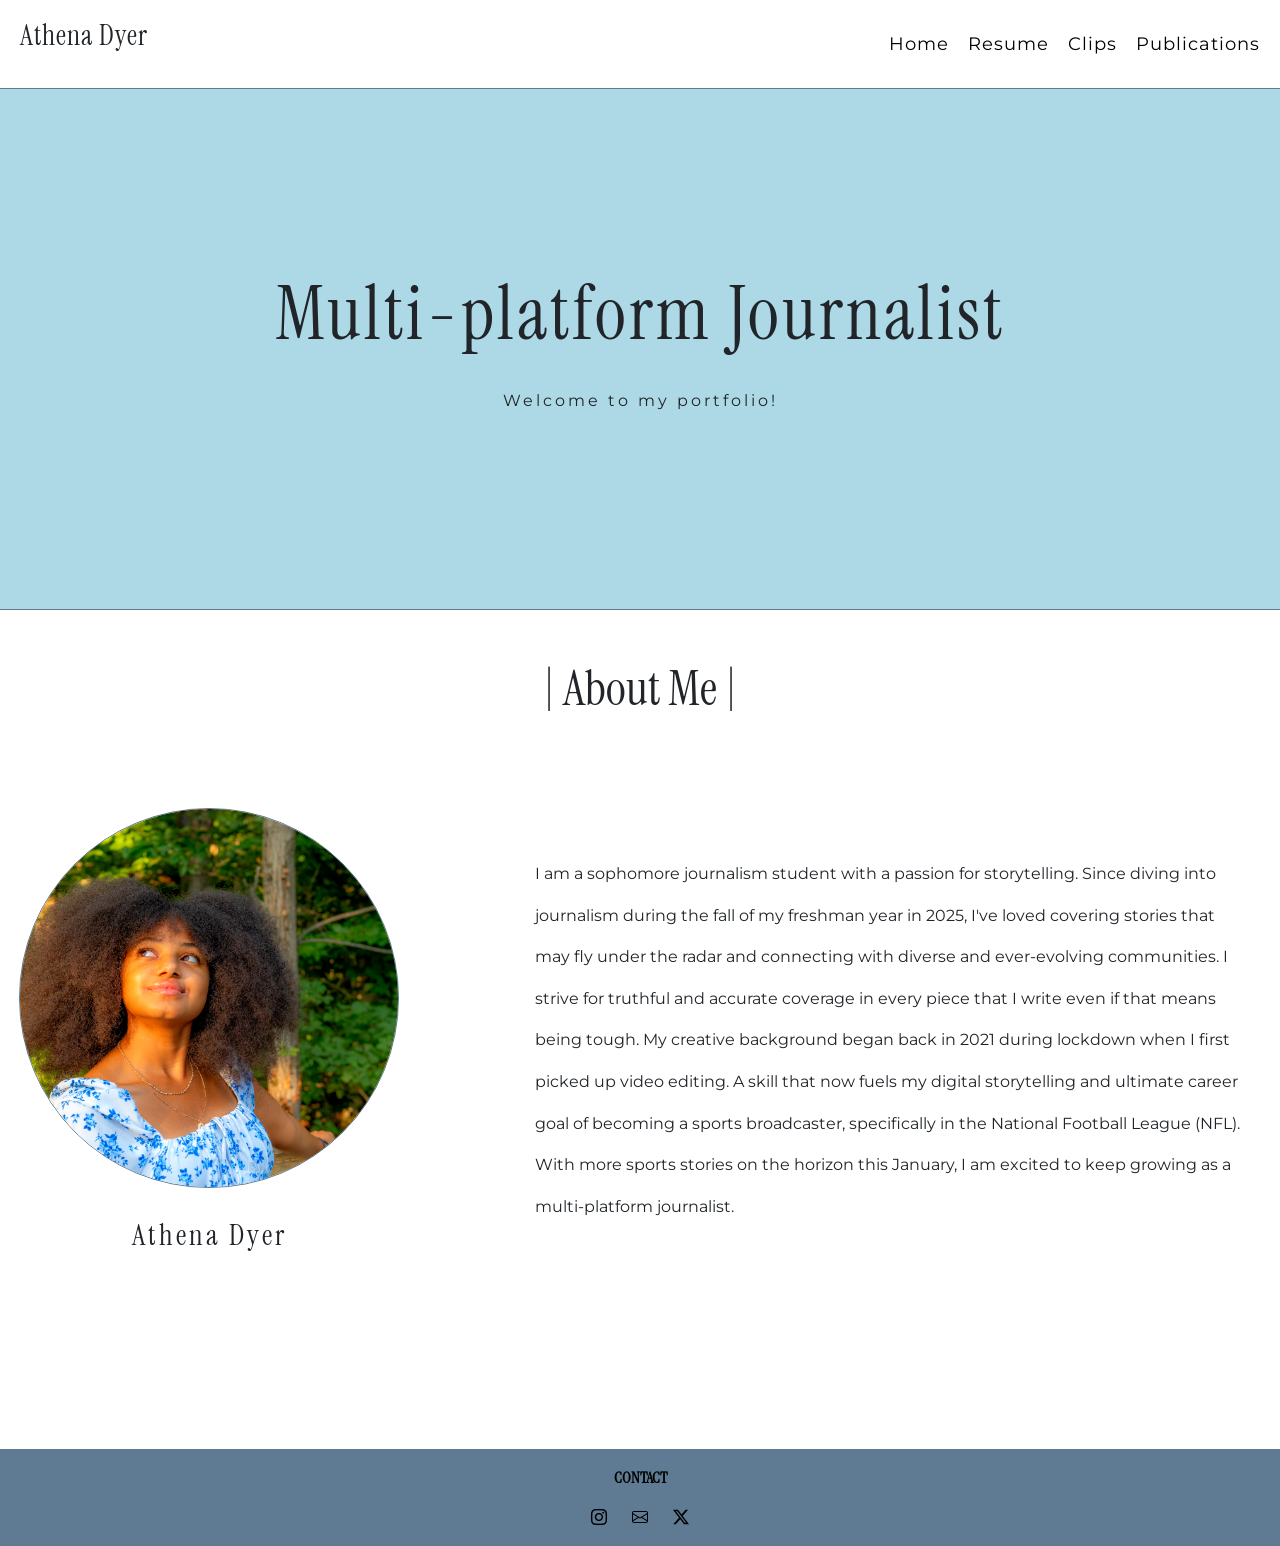
<file: index.html>
<!DOCTYPE html>
<html lang="en">

<head>
    <meta charset="UTF-8">
    <meta name="viewport" content="width=device-width, initial-scale=1.0">
    <title>Athena Dyer</title>
    <meta name="description" content="Athena Dyer's personal website">
    <link href="https://cdn.jsdelivr.net/npm/bootstrap@5.3.8/dist/css/bootstrap.min.css" rel="stylesheet"
        integrity="sha384-sRIl4kxILFvY47J16cr9ZwB07vP4J8+LH7qKQnuqkuIAvNWLzeN8tE5YBujZqJLB" crossorigin="anonymous">
    <!-- Fonts -->
    <link rel="preconnect" href="https://fonts.googleapis.com">
    <link rel="preconnect" href="https://fonts.gstatic.com" crossorigin>
    <link
        href="https://fonts.googleapis.com/css2?family=Instrument+Serif:ital@0;1&family=Merriweather:ital,opsz,wght@0,18..144,300..900;1,18..144,300..900&family=Montserrat:ital,wght@0,100..900;1,100..900&display=swap"
        rel="stylesheet">
    <link rel="stylesheet" href="https://cdn.jsdelivr.net/npm/bootstrap-icons@1.13.2/font/bootstrap-icons.min.css">
    <script src="https://cdn.jsdelivr.net/npm/@popperjs/core@2.11.8/dist/umd/popper.min.js"
        integrity="sha384-I7E8VVD/ismYTF4hNIPjVp/Zjvgyol6VFvRkX/vR+Vc4jQkC+hVqc2pM8ODewa9r"
        crossorigin="anonymous"></script>
    <script src="https://cdn.jsdelivr.net/npm/bootstrap@5.3.8/dist/js/bootstrap.min.js"
        integrity="sha384-G/EV+4j2dNv+tEPo3++6LCgdCROaejBqfUeNjuKAiuXbjrxilcCdDz6ZAVfHWe1Y"
        crossorigin="anonymous"></script>
    <link rel="stylesheet" href="site/css/style.css">
</head>

<body>
    <header>
        <div class="header-container">
            <p class="portfolio-name">Athena Dyer</p>
            <nav class="nav-links">
                <a href="#">Home</a>
                <a href="/resume/">Resume</a>
                <a href="/clips/">Clips</a>
                <a href="/publications/">Publications</a>
            </nav>
        </div>
    </header>
    <main>

        <section class="intro-section">
                <h1>Multi-platform Journalist</h1>
                <p>Welcome to my portfolio!</p>
        </section>

        <section class="about-section">
            <div class="container-fluid">
                <h2> | About Me | </h2>

                <div class="row justify-content-between about-row">

                    <div class="col-lg-4 profile-col">
                        <img src="site/img/profile-photo.png" alt="Athena Dyer" class="profile-photo">
                        <p>Athena Dyer</p>
                    </div>

                    <div class="col-lg-7">
                        <p>I am a sophomore journalism student with a passion for storytelling. Since diving into
                            journalism
                            during the fall of my freshman year in 2025, I've loved covering stories that may fly under
                            the
                            radar and connecting with diverse and ever-evolving communities. I strive for truthful and
                            accurate coverage in every piece that I write even if that means being tough. My creative
                            background began back in 2021 during lockdown when I first picked up video editing. A skill
                            that
                            now fuels my digital storytelling and ultimate career goal of becoming a sports broadcaster,
                            specifically in the National Football League (NFL). With more sports stories on the horizon
                            this
                            January, I am excited to keep growing as a multi-platform journalist.</p>
                    </div>
                </div>

            </div>
        </section>
    </main>


    <footer>
        <p>Contact</p>
        <div class="links">
            <a href="https://www.instagram.com/athenadyermedia/">
                <i class="bi bi-instagram"></i>
            </a>

            <a href="mailto:athena.mdyer@gmail.com">
                <i class="bi bi-envelope"></i>
            </a>

            <a href="https://x.com/AthenaDyerMedia">
                <i class="bi bi-twitter-x"></i>
            </a>


        </div>
    </footer>
</body>

</html>
</file>
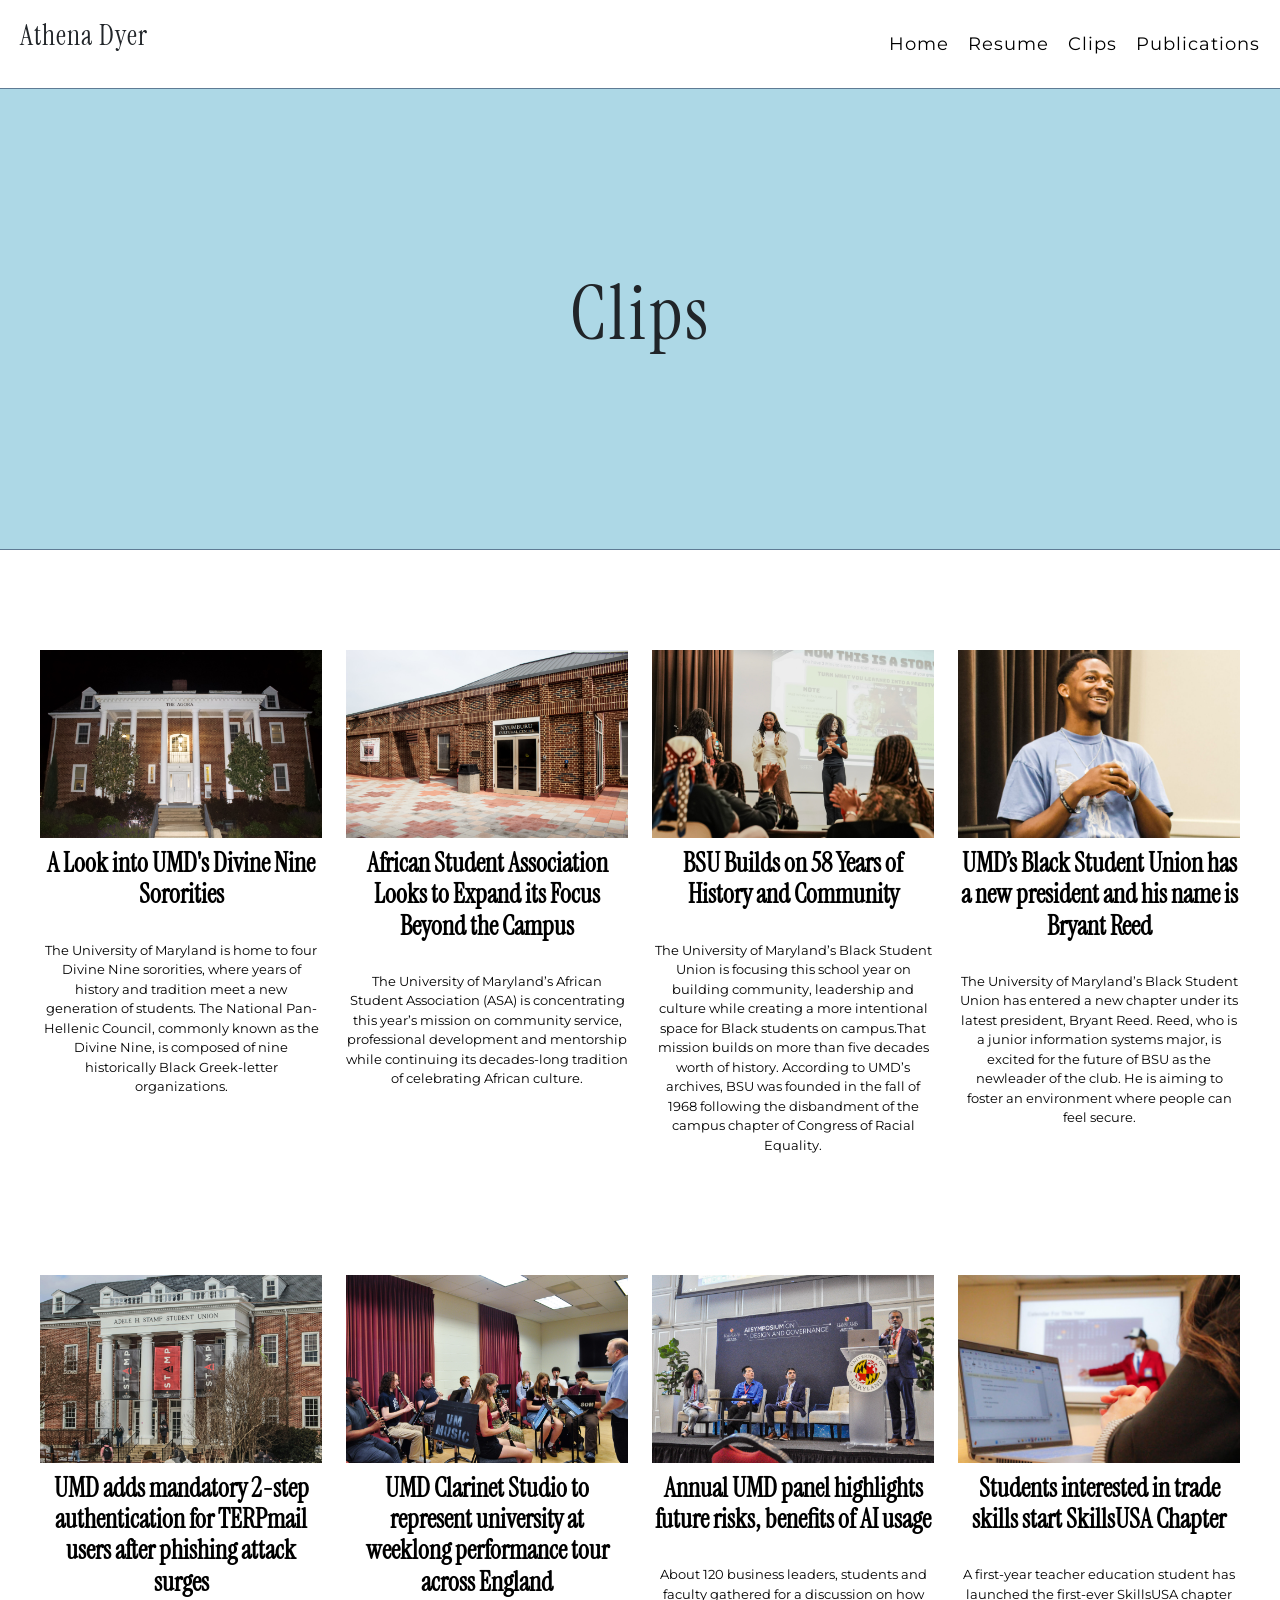
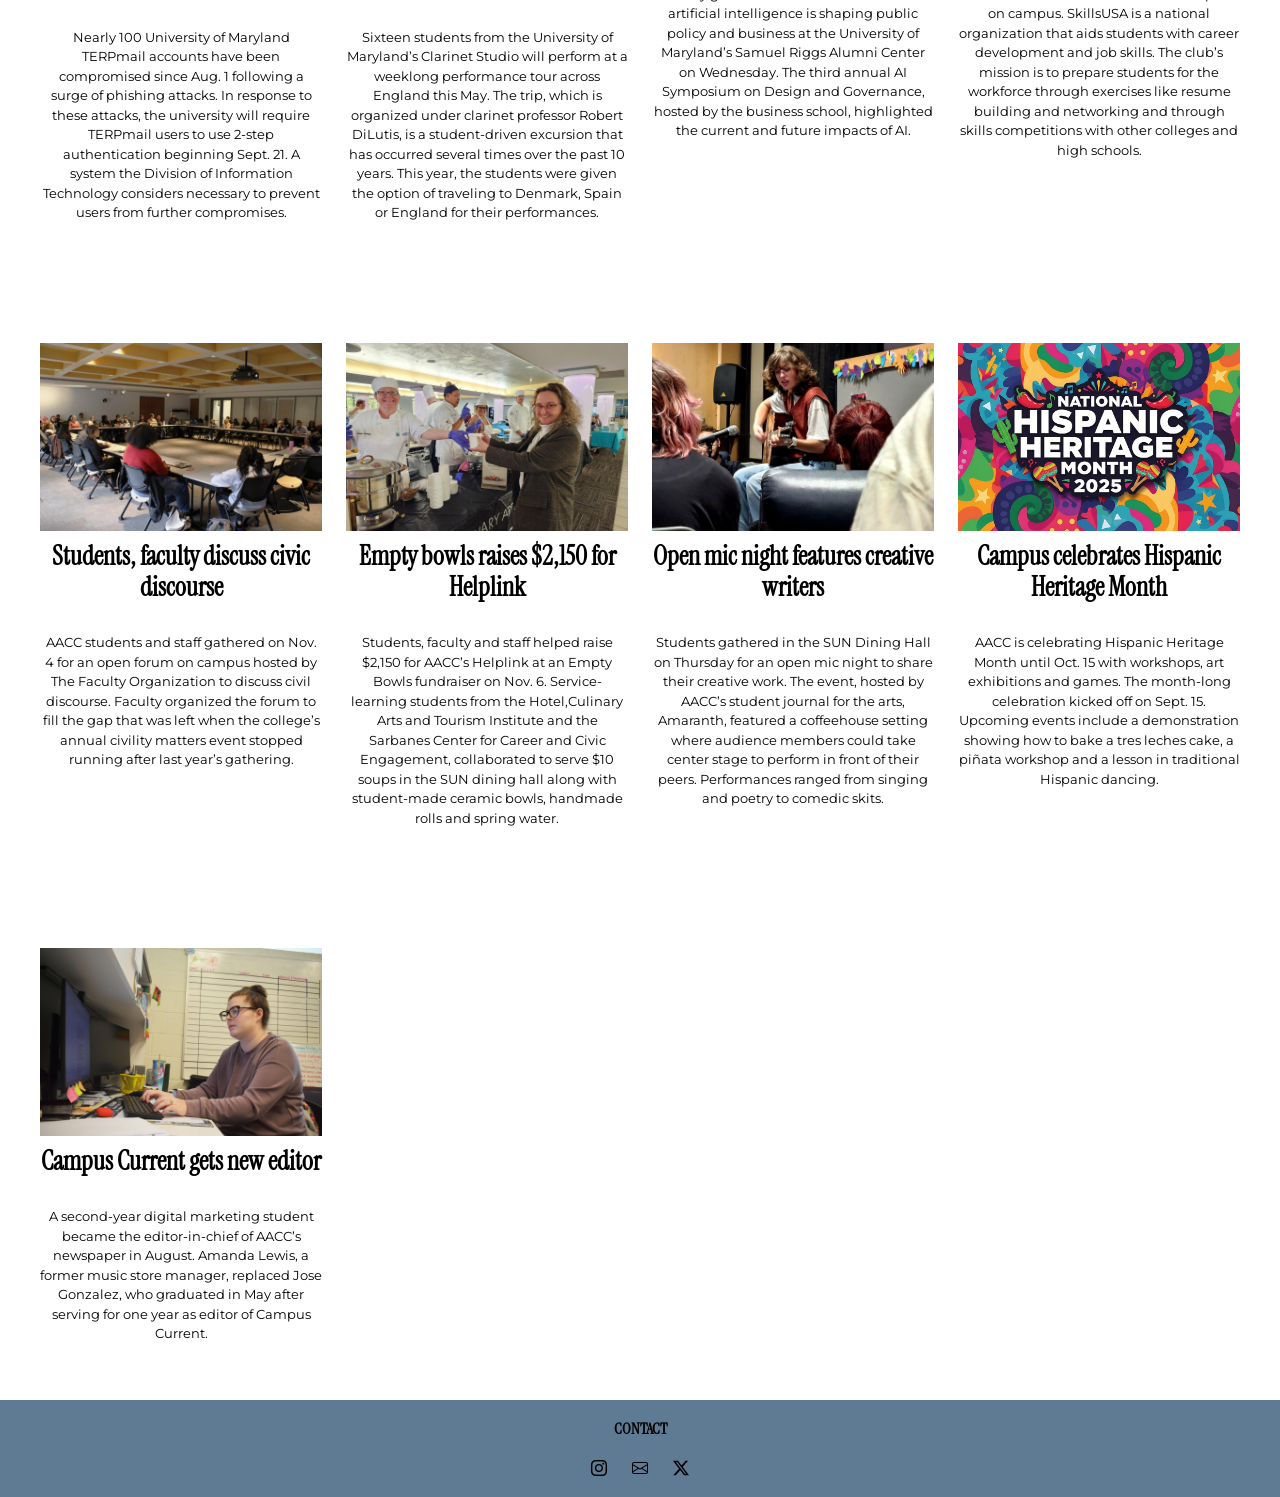
<file: clips/index.html>
<!DOCTYPE html>
<html lang="en">

<head>
    <meta charset="UTF-8">
    <meta name="viewport" content="width=device-width, initial-scale=1.0">
    <title>Athena Dyer</title>
    <meta name="description" content="Athena Dyer's personal website">
    <link href="https://cdn.jsdelivr.net/npm/bootstrap@5.3.8/dist/css/bootstrap.min.css" rel="stylesheet"
        integrity="sha384-sRIl4kxILFvY47J16cr9ZwB07vP4J8+LH7qKQnuqkuIAvNWLzeN8tE5YBujZqJLB" crossorigin="anonymous">
    <link rel="stylesheet" href="../site/css/style.css">
    <link rel="stylesheet" href="https://cdn.jsdelivr.net/npm/bootstrap-icons@1.13.2/font/bootstrap-icons.min.css">
    <link rel="preconnect" href="https://fonts.googleapis.com">
    <link rel="preconnect" href="https://fonts.gstatic.com" crossorigin>
    <link
        href="https://fonts.googleapis.com/css2?family=Instrument+Serif:ital@0;1&family=Merriweather:ital,opsz,wght@0,18..144,300..900;1,18..144,300..900&family=Montserrat:ital,wght@0,100..900;1,100..900&display=swap"
        rel="stylesheet">
    <script src="https://cdn.jsdelivr.net/npm/@popperjs/core@2.11.8/dist/umd/popper.min.js"
        integrity="sha384-I7E8VVD/ismYTF4hNIPjVp/Zjvgyol6VFvRkX/vR+Vc4jQkC+hVqc2pM8ODewa9r"
        crossorigin="anonymous"></script>
    <script src="https://cdn.jsdelivr.net/npm/bootstrap@5.3.8/dist/js/bootstrap.min.js"
        integrity="sha384-G/EV+4j2dNv+tEPo3++6LCgdCROaejBqfUeNjuKAiuXbjrxilcCdDz6ZAVfHWe1Y"
        crossorigin="anonymous"></script>
</head>

<body>
    <header>
        <div class="header-container">
            <p class="portfolio-name">Athena Dyer</p>
            <nav class="nav-links">
                <a href="../">Home</a>
                <a href="../resume/">Resume</a>
                <a href="#">Clips</a>
                <a href="../publications/">Publications</a>
            </nav>
        </div>
    </header>

    <section class="intro-section">
        <div class="container">
            <h1>Clips</h1>
        </div>
    </section>

    <main class="clips-section">
        <div class="container-fluid">
            <div class="row g-4">

                <div class="col-12 col-sm-6 col-lg-3">
                    <a href="https://blackexplosionnews.com/2026/09/30/a-look-into-umds-divine-nine-sororities/"
                        class="clip-card" target="_blank">

                        <img src="../site/img/d9-sororities.jpg" alt="Sorority Story">

                        <h2>A Look into UMD's Divine Nine Sororities</h2>
                        <p class="photo-text">The University of Maryland is home to four Divine Nine sororities, where
                            years
                            of history and tradition meet a new generation of students. The National Pan-Hellenic
                            Council, commonly known as the Divine Nine, is composed of nine historically Black
                            Greek-letter organizations.</p>
                    </a>
                </div>

                <div class="col-12 col-sm-6 col-lg-3">
                    <a href="https://blackexplosionnews.com/2026/09/30/african-student-association-feature/"
                        class="clip-card" target="_blank">

                        <img src="../site/img/asa.jpg" alt="ASA Story">

                        <h2>African Student Association Looks to Expand its Focus Beyond the Campus</h2>
                        <p class="photo-text">The University of Maryland’s African Student Association (ASA) is
                            concentrating this year’s mission on community service, professional development and
                            mentorship while continuing its decades-long tradition of celebrating African culture.</p>
                    </a>
                </div>

                <div class="col-12 col-sm-6 col-lg-3">
                    <a href="https://blackexplosionnews.com/2026/09/24/bsu-builds-on-58-years-of-history-and-community/"
                        class="clip-card" target="_blank">

                        <img src="../site/img/bsu.jpg" alt="BSU Story">

                        <h2>BSU Builds on 58 Years of History and Community</h2>
                        <p class="photo-text">The University of Maryland’s Black Student Union is focusing this school
                            year on building community, leadership and culture while creating a more intentional space
                            for Black students on campus.That mission builds on more than five decades worth of history.
                            According to UMD’s archives, BSU was founded in the fall of 1968 following the disbandment
                            of the campus chapter of Congress of Racial Equality.</p>
                    </a>
                </div>

                <div class="col-12 col-sm-6 col-lg-3">
                    <a href="https://blackexplosionnews.com/2026/09/11/new-bsu-president-2026/" class="clip-card"
                        target="_blank">

                        <img src="../site/img/president.jpg" alt="President Story">

                        <h2>UMD’s Black Student Union has a new president and his name is Bryant Reed
                        </h2>
                        <p class="photo-text">The University of Maryland’s Black Student Union has entered a new chapter
                            under its latest president, Bryant Reed. Reed, who is a junior information systems major, is
                            excited for the future of BSU as the newleader of the club. He is aiming to foster an
                            environment where people can feel secure.</p>
                    </a>
                </div>

                <div class="col-12 col-sm-6 col-lg-3">
                    <a href="https://blackexplosionnews.com/2026/09/14/umd-adds-mandatory-2-step-authentication-for-terpmail-users-after-phishing-attack-surges/"
                        class="clip-card" target="_blank">

                        <img src="../site/img/verification.jpg" alt="Verification Story">

                        <h2>UMD adds mandatory 2-step authentication for TERPmail users after phishing attack surges
                        </h2>
                        <p class="photo-text">Nearly 100 University of Maryland TERPmail accounts have been compromised
                            since Aug. 1 following a surge of phishing attacks.

                            In response to these attacks, the university will require TERPmail users to use 2-step
                            authentication beginning Sept. 21. A system the Division of Information Technology considers
                            necessary to prevent users from further compromises.</p>
                    </a>
                </div>

                <div class="col-12 col-sm-6 col-lg-3">
                    <a href="https://dbknews.com/2026/04/21/umd-clarinet-studio-performance-tour/" class="clip-card"
                        target="_blank">

                        <img src="../site/img/clarinet.jpg" alt="Clarinet Studio Performance">

                        <h2>UMD Clarinet Studio to represent university at weeklong performance tour across England</h2>
                        <p class="photo-text">Sixteen students from the University of Maryland’s Clarinet Studio will
                            perform at a weeklong performance tour across England this May. The trip, which is organized
                            under clarinet professor Robert DiLutis, is a student-driven excursion that has occurred
                            several times over the past 10 years. This year, the students were given the option of
                            traveling to Denmark, Spain or England for their performances.</p>
                    </a>
                </div>

                <div class="col-12 col-sm-6 col-lg-3">
                    <a href="https://dbknews.com/2026/04/09/umd-panel-future-risks-benefits-ai/" class="clip-card"
                        target="_blank">

                        <img src="../site/img/symposium.jpg" alt="AI Symposium">

                        <h2>Annual UMD panel highlights future risks, benefits of AI usage</h2>
                        <p class="photo-text">About 120 business leaders, students and faculty gathered for a discussion
                            on how artificial intelligence is shaping public policy and business at the University of
                            Maryland’s Samuel Riggs Alumni Center on Wednesday. The third annual AI Symposium on Design
                            and Governance, hosted by the business school, highlighted the current and future impacts of
                            AI.</p>
                    </a>
                </div>

                <div class="col-12 col-sm-6 col-lg-3">
                    <a href="https://www.thecampuscurrent.com/17068/front-page/showcase/students-interested-in-trade-skills-start-skillsusa-chapter/campuscurrent/"
                        class="clip-card" target="_blank">

                        <img src="../site/img/skills-usa.jpg" alt="SkillsUSA Chapter">

                        <h2>Students interested in trade skills start SkillsUSA Chapter</h2>
                        <p class="photo-text">A first-year teacher education student has launched the first-ever
                            SkillsUSA chapter on campus. SkillsUSA is a national organization that aids students with
                            career development and job skills. The club’s mission is to prepare students for the
                            workforce through exercises like resume building and networking and through skills
                            competitions with other colleges and high schools.</p>
                    </a>
                </div>

                <div class="col-12 col-sm-6 col-lg-3">
                    <a href="https://www.thecampuscurrent.com/17062/front-page/showcase/students-faculty-discuss-civic-discourse/campuscurrent/"
                        class="clip-card" target="_blank">

                        <img src="../site/img/civil-discourse.jpg" alt="Civil Discourse">

                        <h2>Students, faculty discuss civic discourse</h2>
                        <p class="photo-text">AACC students and staff gathered on Nov. 4 for an open forum on campus
                            hosted by The Faculty Organization to discuss civil discourse. Faculty organized the forum
                            to fill the gap that was left when the college’s annual civility matters event stopped
                            running after last year’s gathering.</p>
                    </a>
                </div>

                <div class="col-12 col-sm-6 col-lg-3">
                    <a href="https://www.thecampuscurrent.com/16981/front-page/showcase/empty-bowls-raises-2150-dollars/campuscurrent/"
                        class="clip-card" target="_blank">

                        <img src="../site/img/helplink.jpg" alt="Helplink">

                        <h2>Empty bowls raises $2,150 for Helplink</h2>
                        <p class="photo-text">Students, faculty and staff helped raise $2,150 for AACC’s Helplink at an
                            Empty Bowls fundraiser on Nov. 6. Service-learning students from the Hotel,Culinary Arts and
                            Tourism Institute and the Sarbanes Center for Career and Civic Engagement, collaborated to
                            serve $10 soups in the SUN dining hall along with student-made ceramic bowls, handmade rolls
                            and spring water.</p>
                    </a>
                </div>

                <div class="col-12 col-sm-6 col-lg-3">
                    <a href="https://www.thecampuscurrent.com/16895/front-page/showcase/open-mic-night-features-creative-writers/campuscurrent/"
                        class="clip-card" target="_blank">

                        <img src="../site/img/open-mic.jpg" alt="Open-mic">

                        <h2>Open mic night features creative writers</h2>
                        <p class="photo-text">Students gathered in the SUN Dining Hall on Thursday for an open mic night
                            to share their creative work. The event, hosted by AACC’s student journal for the arts,
                            Amaranth, featured a coffeehouse setting where audience members could take center stage to
                            perform in front of their peers. Performances ranged from singing and poetry to comedic
                            skits.</p>
                    </a>
                </div>

                <div class="col-12 col-sm-6 col-lg-3">
                    <a href="https://www.thecampuscurrent.com/16839/front-page/showcase/campus-celebrates-hispanic-heritage-month-2/campuscurrent/"
                        class="clip-card" target="_blank">

                        <img src="../site/img/hispanic-heritage.jpg" alt="Hispanic Heritage">

                        <h2>Campus celebrates Hispanic Heritage Month</h2>
                        <p class="photo-text">AACC is celebrating Hispanic Heritage Month until Oct. 15 with workshops,
                            art exhibitions and games. The month-long celebration kicked off on Sept. 15. Upcoming
                            events include a demonstration showing how to bake a tres leches cake, a piñata workshop and
                            a lesson in traditional Hispanic dancing.</p>
                    </a>
                </div>

                <div class="col-12 col-sm-6 col-lg-3">
                    <a href="https://www.thecampuscurrent.com/16836/front-page/showcase/campus-current-gets-new-editor/campuscurrent/"
                        class="clip-card" target="_blank">

                        <img src="../site/img/new-editor.jpg" alt="New Editor">

                        <h2>Campus Current gets new editor</h2>
                        <p class="photo-text">A second-year digital marketing student became the editor-in-chief of
                            AACC’s newspaper in August. Amanda Lewis, a former music store manager, replaced Jose
                            Gonzalez, who graduated in May after serving for one year as editor of Campus Current.</p>
                    </a>
                </div>
            </div>
        </div>
    </main>

    <footer>
        <p>Contact</p>
        <div class="links">
            <a href="https://www.instagram.com/athenadyermedia/">
                <i class="bi bi-instagram"></i>
            </a>

            <a href="mailto:athena.mdyer@gmail.com">
                <i class="bi bi-envelope"></i>
            </a>

            <a href="https://x.com/AthenaDyerMedia">
                <i class="bi bi-twitter-x"></i>
            </a>


        </div>
    </footer>
</body>

</html>
</file>
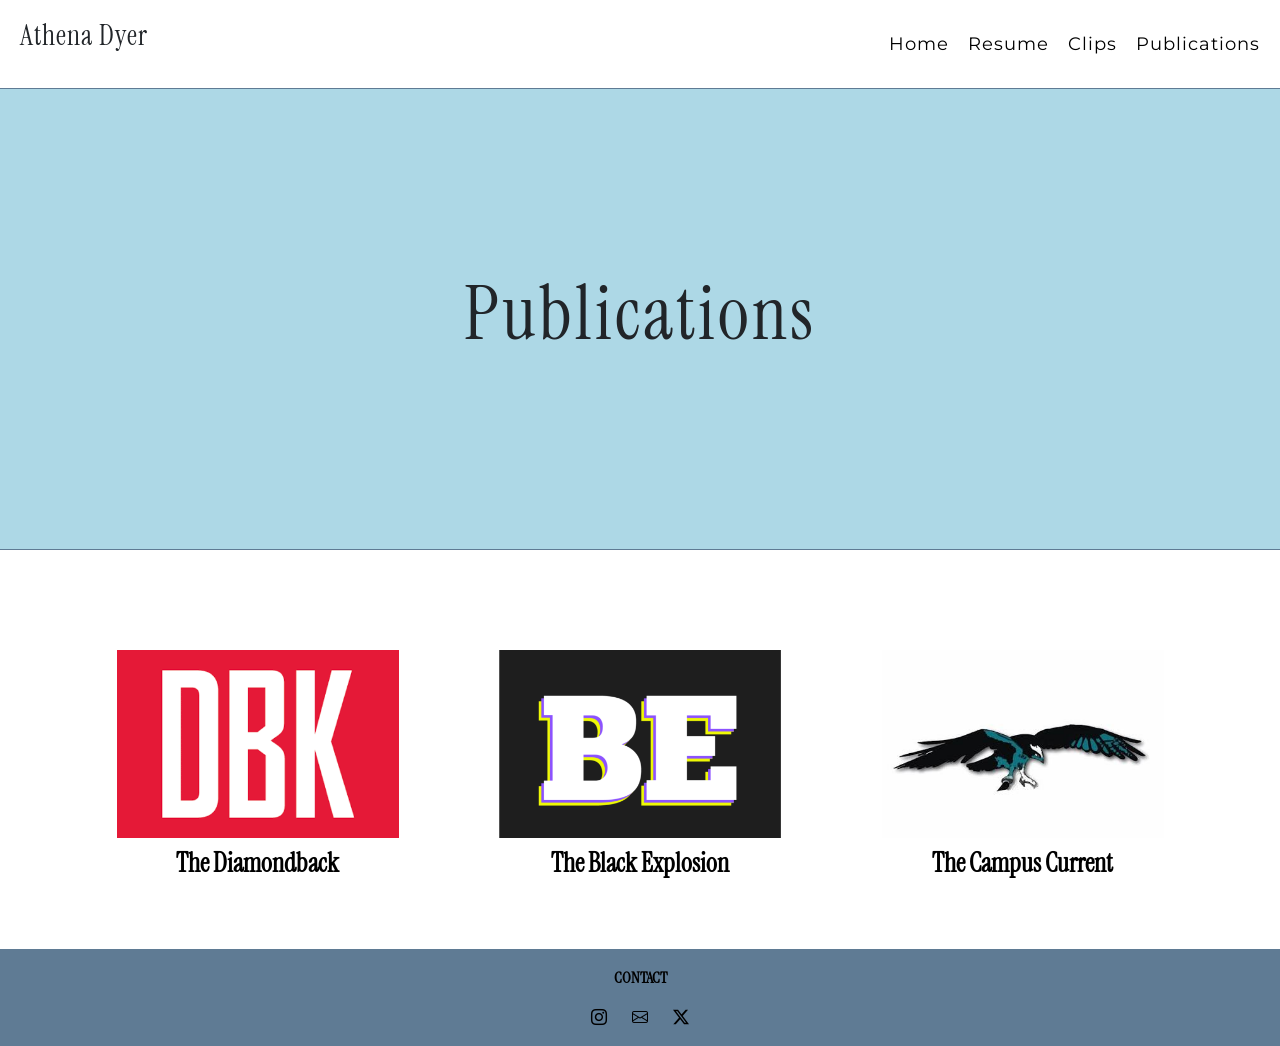
<file: publications/index.html>
<!DOCTYPE html>
<html lang="en">

<head>
    <meta charset="UTF-8">
    <meta name="viewport" content="width=device-width, initial-scale=1.0">
    <title>Athena Dyer</title>
    <meta name="description" content="Athena Dyer's personal website">
    <link href="https://cdn.jsdelivr.net/npm/bootstrap@5.3.8/dist/css/bootstrap.min.css" rel="stylesheet"
        integrity="sha384-sRIl4kxILFvY47J16cr9ZwB07vP4J8+LH7qKQnuqkuIAvNWLzeN8tE5YBujZqJLB" crossorigin="anonymous">
    <link rel="stylesheet" href="../site/css/style.css">
    <link rel="stylesheet" href="https://cdn.jsdelivr.net/npm/bootstrap-icons@1.13.2/font/bootstrap-icons.min.css">
    <link rel="preconnect" href="https://fonts.googleapis.com">
    <link rel="preconnect" href="https://fonts.gstatic.com" crossorigin>
    <link
        href="https://fonts.googleapis.com/css2?family=Instrument+Serif:ital@0;1&family=Merriweather:ital,opsz,wght@0,18..144,300..900;1,18..144,300..900&family=Montserrat:ital,wght@0,100..900;1,100..900&display=swap"
        rel="stylesheet">
    <script src="https://cdn.jsdelivr.net/npm/@popperjs/core@2.11.8/dist/umd/popper.min.js"
        integrity="sha384-I7E8VVD/ismYTF4hNIPjVp/Zjvgyol6VFvRkX/vR+Vc4jQkC+hVqc2pM8ODewa9r"
        crossorigin="anonymous"></script>
    <script src="https://cdn.jsdelivr.net/npm/bootstrap@5.3.8/dist/js/bootstrap.min.js"
        integrity="sha384-G/EV+4j2dNv+tEPo3++6LCgdCROaejBqfUeNjuKAiuXbjrxilcCdDz6ZAVfHWe1Y"
        crossorigin="anonymous"></script>
</head>

<body>
    <header>
        <div class="header-container">
            <p class="portfolio-name">Athena Dyer</p>
            <nav class="nav-links">
                <a href="../">Home</a>
                <a href="../resume/">Resume</a>
                <a href="../clips/">Clips</a>
                <a href="#">Publications</a>
            </nav>
        </div>
    </header>

    <section class="intro-section">
        <div class="container">
            <h1>Publications</h1>
        </div>
    </section>

    <main class="publications-section">
        <div class="container-fluid">
            <div class="row g-4 justify-content-evenly">

                <div class="col-12 col-sm-6 col-lg-3">
                    <a href="https://dbknews.com/" class="publication-card" target="_blank">

                        <img src="../site/img/dbk.png" alt="Diamondback">

                        <h2>The Diamondback</h2>
                    </a>
                </div>

                <div class="col-12 col-sm-6 col-lg-3">
                    <a href="https://blackexplosionnews.com/" class="publication-card" target="_blank">

                        <img src="../site/img/black-explosion.png" alt="Black Explosion">

                        <h2>The Black Explosion</h2>
                    </a>
                </div>

                <div class="col-12 col-sm-6 col-lg-3">
                    <a href="https://www.thecampuscurrent.com/" class="publication-card" target="_blank">

                        <img src="../site/img/twocampus-current.jpg" alt="Campus Current">

                        <h2>The Campus Current</h2>
                    </a>
                </div>
            </div>
        </div>
    </main>



    <footer>
        <p>Contact</p>
        <div class="links">
            <a href="https://www.instagram.com/athenadyermedia/">
                <i class="bi bi-instagram"></i>
            </a>

            <a href="mailto:athena.mdyer@gmail.com">
                <i class="bi bi-envelope"></i>
            </a>

            <a href="https://x.com/AthenaDyerMedia">
                <i class="bi bi-twitter-x"></i>
            </a>


        </div>
    </footer>
</body>

</html>
</file>
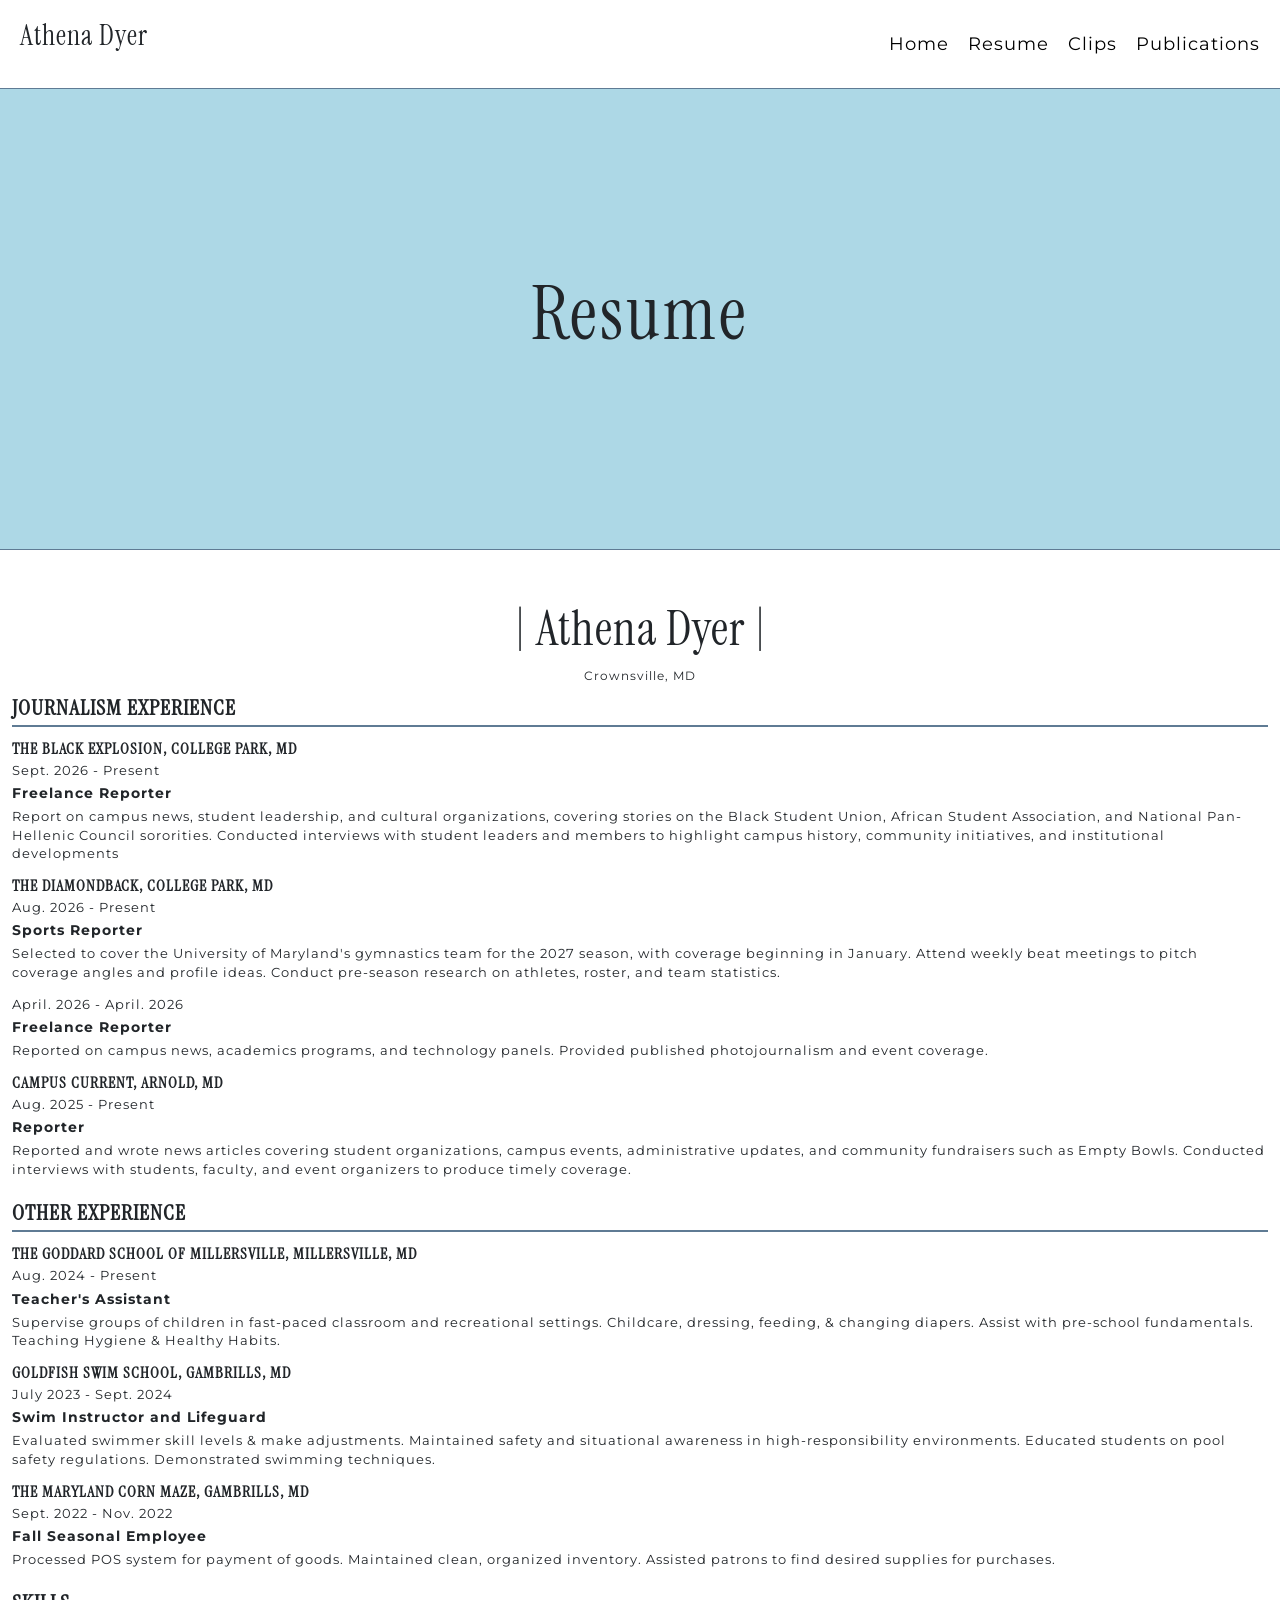
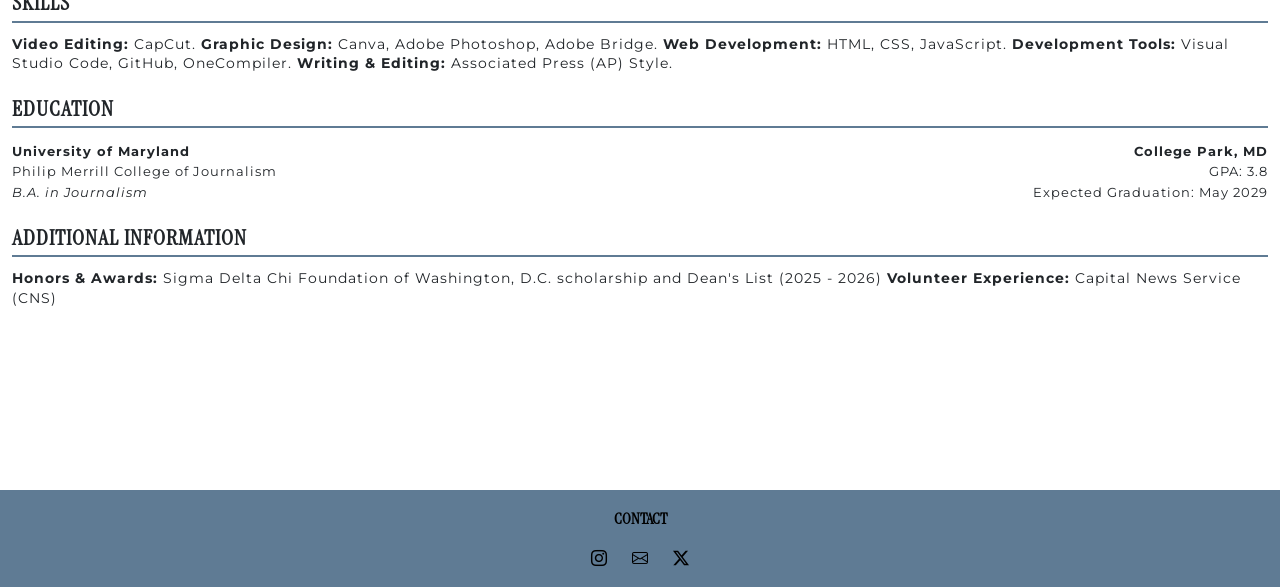
<file: resume/index.html>
<!DOCTYPE html>
<html lang="en">

<head>
    <meta charset="UTF-8">
    <meta name="viewport" content="width=device-width, initial-scale=1.0">
    <title>Athena Dyer</title>
    <meta name="description" content="Athena Dyer's personal website">
    <link href="https://cdn.jsdelivr.net/npm/bootstrap@5.3.8/dist/css/bootstrap.min.css" rel="stylesheet"
        integrity="sha384-sRIl4kxILFvY47J16cr9ZwB07vP4J8+LH7qKQnuqkuIAvNWLzeN8tE5YBujZqJLB" crossorigin="anonymous">
    <link rel="stylesheet" href="../site/css/style.css">
    <link rel="stylesheet" href="https://cdn.jsdelivr.net/npm/bootstrap-icons@1.13.2/font/bootstrap-icons.min.css">
    <link rel="preconnect" href="https://fonts.googleapis.com">
    <link rel="preconnect" href="https://fonts.gstatic.com" crossorigin>
    <link
        href="https://fonts.googleapis.com/css2?family=Instrument+Serif:ital@0;1&family=Merriweather:ital,opsz,wght@0,18..144,300..900;1,18..144,300..900&family=Montserrat:ital,wght@0,100..900;1,100..900&display=swap"
        rel="stylesheet">
    <script src="https://cdn.jsdelivr.net/npm/@popperjs/core@2.11.8/dist/umd/popper.min.js"
        integrity="sha384-I7E8VVD/ismYTF4hNIPjVp/Zjvgyol6VFvRkX/vR+Vc4jQkC+hVqc2pM8ODewa9r"
        crossorigin="anonymous"></script>
    <script src="https://cdn.jsdelivr.net/npm/bootstrap@5.3.8/dist/js/bootstrap.min.js"
        integrity="sha384-G/EV+4j2dNv+tEPo3++6LCgdCROaejBqfUeNjuKAiuXbjrxilcCdDz6ZAVfHWe1Y"
        crossorigin="anonymous"></script>
</head>


<body>
    <header>
        <div class="header-container">
            <p class="portfolio-name">Athena Dyer</p>
            <nav class="nav-links">
                <a href="../">Home</a>
                <a href="#">Resume</a>
                <a href="../clips/">Clips</a>
                <a href="../publications/">Publications</a>
            </nav>
        </div>
    </header>
    <main>

        <section class="intro-section">
            <h1>Resume</h1>
        </section>

        <section class="about-section resume-section">
            <div class="container-fluid">
                <div class="resume-intro">
                    <h2>| Athena Dyer |</h2>
                    <p>Crownsville, MD</p>
                </div>

                <div class="resume-details">

                    <section class="resume-category">
                        <h3>Journalism Experience</h3>
                        <div class="resume-jobs">
                            <h4>The Black Explosion, College Park, MD</h4>
                            <p>Sept. 2026 - Present</p>
                            <strong>Freelance Reporter</strong>
                            <p>Report on campus news, student leadership, and cultural organizations, covering stories
                                on
                                the Black Student Union, African Student Association, and National Pan-Hellenic Council
                                sororities. Conducted interviews with student leaders and members to highlight campus
                                history, community initiatives, and institutional developments</p>
                        </div>

                        <div class="resume-jobs">
                            <h4>The Diamondback, College Park, MD</h4>
                            <p>Aug. 2026 - Present</p>
                            <strong>Sports Reporter</strong>
                            <p>Selected to cover the University of Maryland's gymnastics team for the 2027 season, with
                                coverage beginning in January. Attend weekly beat meetings to pitch coverage angles and
                                profile ideas. Conduct pre-season research on athletes, roster, and team statistics.</p>
                        </div>
                        <div class="resume-jobs">
                            <p>April. 2026 - April. 2026</p>
                            <strong>Freelance Reporter</strong>
                            <p>Reported on campus news, academics programs, and technology panels. Provided published
                                photojournalism and event coverage.</p>
                        </div>
                        <div class="resume-jobs">
                            <h4>Campus Current, Arnold, MD</h4>
                            <p>Aug. 2025 - Present</p>
                            <strong>Reporter</strong>
                            <p>Reported and wrote news articles covering student organizations, campus events,
                                administrative
                                updates, and community fundraisers such as Empty Bowls. Conducted interviews with
                                students,
                                faculty,
                                and event organizers to produce timely coverage.</p>

                        </div>
                    </section>

                    <section class="resume-category">
                        <h3>Other Experience</h3>

                        <div class="resume-jobs">
                            <h4>The Goddard School of Millersville, Millersville, MD</h4>
                            <p>Aug. 2024 - Present</p>
                            <strong>Teacher's Assistant</strong>
                            <p>Supervise groups of children in fast-paced classroom and recreational settings.
                                Childcare,
                                dressing,
                                feeding, & changing diapers. Assist with pre-school fundamentals. Teaching Hygiene &
                                Healthy
                                Habits.</p>
                        </div>

                        <div class="resume-jobs">
                            <h4>Goldfish Swim School, Gambrills, MD</h4>
                            <p>July 2023 - Sept. 2024</p>
                            <strong>Swim Instructor and Lifeguard</strong>
                            <p>Evaluated swimmer skill levels & make adjustments. Maintained safety and situational
                                awareness in
                                high-responsibility environments. Educated students on pool safety regulations.
                                Demonstrated
                                swimming
                                techniques.</p>
                        </div>
                        <div class="resume-jobs">
                            <h4>The Maryland Corn Maze, Gambrills, MD</h4>
                            <p>Sept. 2022 - Nov. 2022</p>
                            <strong>Fall Seasonal Employee</strong>
                            <p>Processed POS system for payment of goods. Maintained clean, organized inventory.
                                Assisted
                                patrons to
                                find desired supplies for purchases.</p>
                        </div>
                    </section>

                    <section class="resume-category">
                        <h3>Skills</h3>
                        <p>
                            <strong>Video Editing:</strong> CapCut.
                            <strong>Graphic Design:</strong> Canva, Adobe Photoshop, Adobe Bridge.
                            <strong>Web Development:</strong> HTML, CSS, JavaScript.
                            <strong>Development Tools:</strong> Visual Studio Code, GitHub, OneCompiler.
                            <strong>Writing & Editing:</strong> Associated Press (AP) Style.
                        </p>
                    </section>
                    <section class="resume-category">
                        <h3>Education</h3>
                        <div class="education-left">
                            <div>
                                <p><strong>University of Maryland</strong></p>
                                <p>Philip Merrill College of Journalism</p>
                                <p><em>B.A. in Journalism</em></p>
                            </div>

                            <div class="education-right">
                                <p><strong>College Park, MD</strong></p>
                                <p>GPA: 3.8</p>
                                <p>Expected Graduation: May 2029</p>
                            </div>
                        </div>
                    </section>

                    <section class="resume-category">
                        <h3>Additional Information</h3>
                        <p>
                            <strong>Honors & Awards:</strong> Sigma Delta Chi Foundation of Washington, D.C. scholarship
                            and
                            Dean's List
                            (2025 - 2026)
                            <strong>Volunteer Experience:</strong> Capital News Service (CNS)
                        </p>
                    </section>
                </div>
            </div>
        </section>
    </main>

    <footer>
        <p>Contact</p>
        <div class="links">
            <a href="https://www.instagram.com/athenadyermedia/">
                <i class="bi bi-instagram"></i>
            </a>

            <a href="mailto:athena.mdyer@gmail.com">
                <i class="bi bi-envelope"></i>
            </a>

            <a href="https://x.com/AthenaDyerMedia">
                <i class="bi bi-twitter-x"></i>
            </a>
        </div>
    </footer>
</body>

</html>
</file>
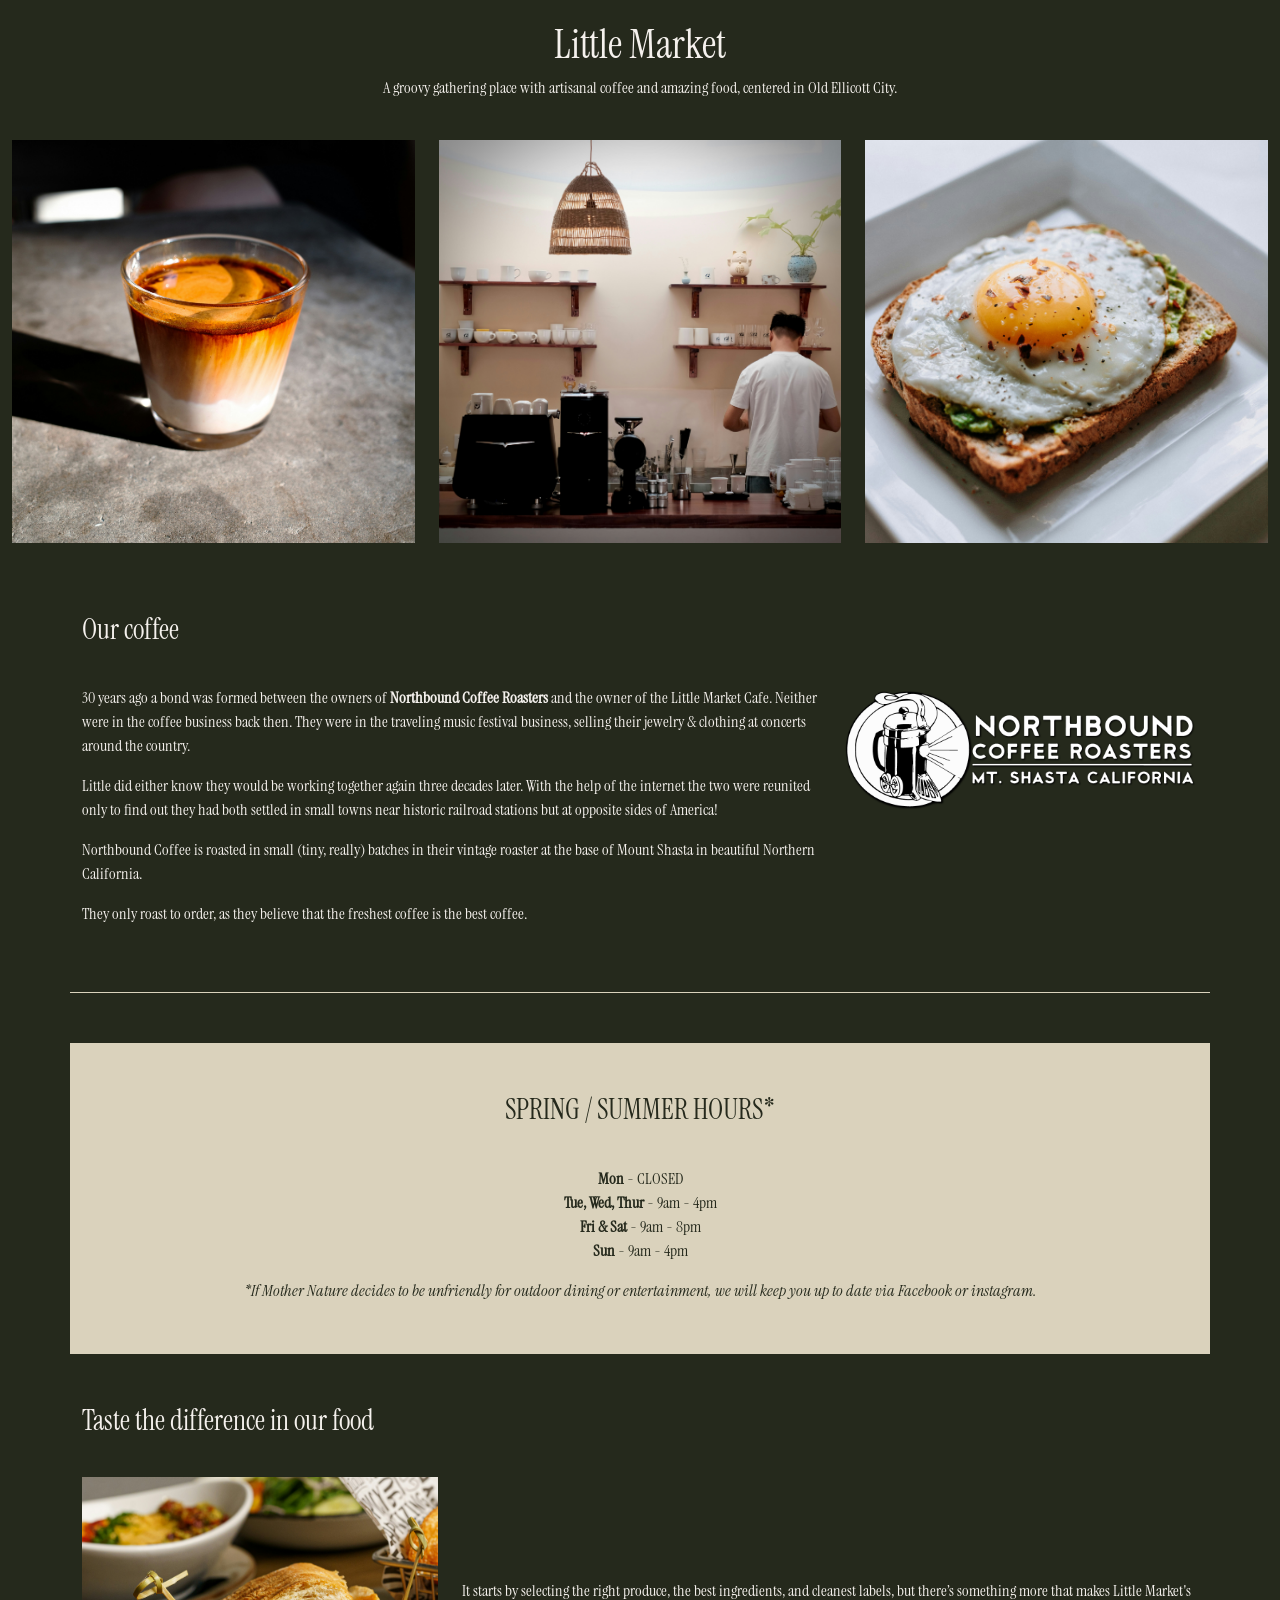
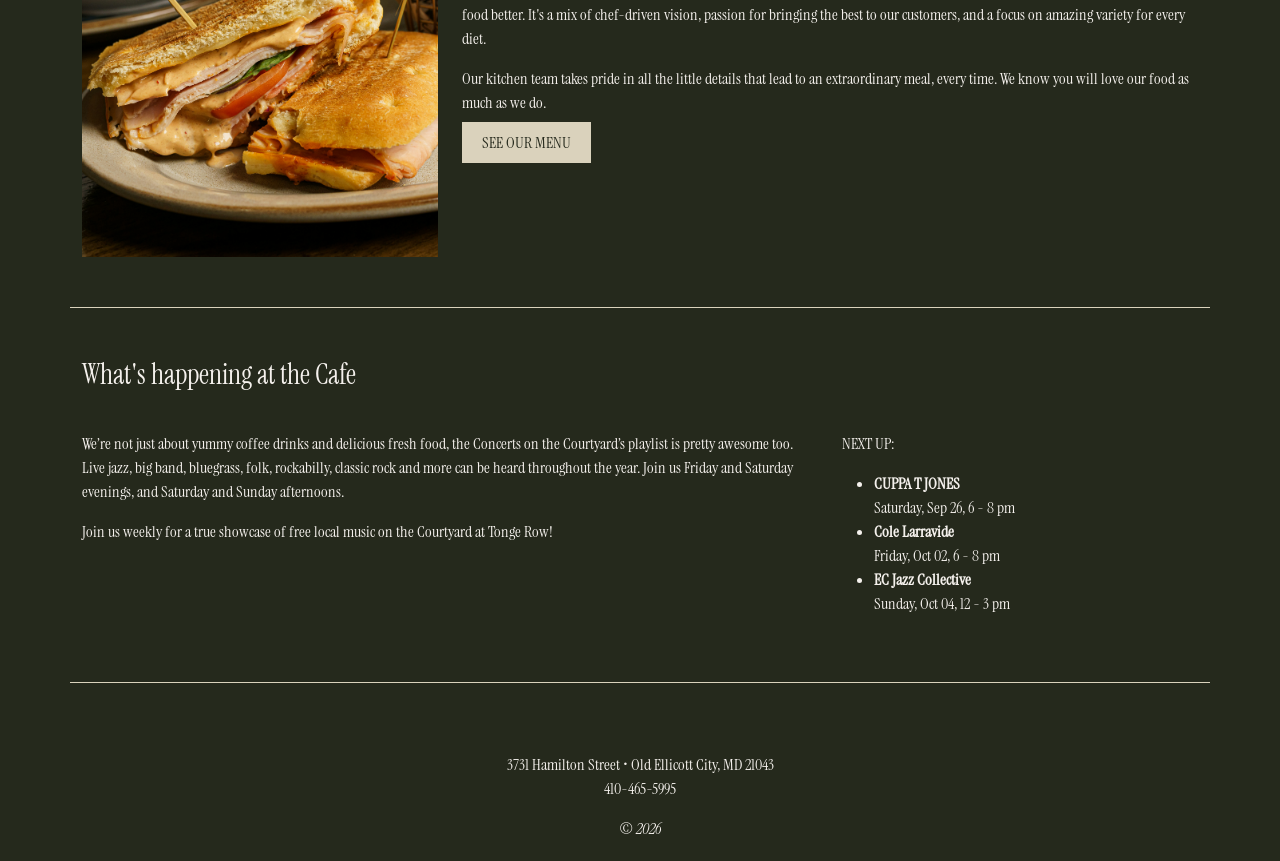
<file: projects/business-page/index.html>
<!DOCTYPE html>
<html lang="en">

<head>
    <meta charset="UTF-8">
    <meta name="viewport" content="width=device-width, initial-scale=1.0">
    <title>Little Market</title>
    <meta name="description"
        content="Little Market, a groovy gathering place with artisanal coffee and amazing food, centered in Old Ellicott City.">

    <link rel="preconnect" href="https://fonts.googleapis.com">
    <link rel="preconnect" href="https://fonts.gstatic.com" crossorigin>
    <link href="https://fonts.googleapis.com/css2?family=Instrument+Serif:ital@0;1&display=swap" rel="stylesheet">
    <link href="https://cdn.jsdelivr.net/npm/bootstrap@5.3.8/dist/css/bootstrap.min.css" rel="stylesheet"
        integrity="sha384-sRIl4kxILFvY47J16cr9ZwB07vP4J8+LH7qKQnuqkuIAvNWLzeN8tE5YBujZqJLB" crossorigin="anonymous">
    <link rel="stylesheet" href="css/style.css">
    <script src="https://cdn.jsdelivr.net/npm/@popperjs/core@2.11.8/dist/umd/popper.min.js"
        integrity="sha384-I7E8VVD/ismYTF4hNIPjVp/Zjvgyol6VFvRkX/vR+Vc4jQkC+hVqc2pM8ODewa9r"
        crossorigin="anonymous"></script>
    <script src="https://cdn.jsdelivr.net/npm/bootstrap@5.3.8/dist/js/bootstrap.min.js"
        integrity="sha384-G/EV+4j2dNv+tEPo3++6LCgdCROaejBqfUeNjuKAiuXbjrxilcCdDz6ZAVfHWe1Y"
        crossorigin="anonymous"></script>
</head>

<body>
    <header>
        <h1>Little Market</h1>
        <p>A groovy gathering place with artisanal coffee and amazing food, centered in Old Ellicott City.</p>
        <div class="container-fluid">
            <div class="row">

                <div class="col-12 col-md-4">
                    <img src="img/coffee-01.jpg" class="img-fluid"
                        alt="Little Market Coffee with light shining on it from the right side"
                        title="Little Market Coffee">
                </div>

                <div class="col-12 col-md-4">
                    <img src="img/interior-02.jpg"
                        alt="Little Market Interior, man in white shirt standing behind the counter with hisback facing the camera"
                        class="img-fluid" title="Little Market Interior">
                </div>

                <div class="col-12 col-md-4">
                    <img src="img/food-01.jpg"
                        alt="Little Market Food, avocado toast with a seasoned sunny side up egg on top"
                        class="img-fluid" title="Little Market Food">
                </div>

            </div>
        </div>
    </header>

    <main>
        <section class="container coffee">
            <div class="row">
                <div class="col-12">
                    <h3>Our coffee</h3>
                </div>
            </div>

            <div class="row">
                <div class="col-12 col-md-8">
                    <p>30 years ago a bond was formed between the owners of <strong>Northbound Coffee Roasters</strong>
                        and
                        the owner of the
                        Little Market Cafe. Neither were in the coffee business back then. They were in the traveling
                        music
                        festival business, selling their jewelry & clothing at concerts around the country.</p>
                    <p>Little did either know they would be working together again three decades later. With the help of
                        the
                        internet the two were reunited only to find out they had both settled in small towns near
                        historic
                        railroad stations but at opposite sides of America!</p>
                    <p>Northbound Coffee is roasted in small (tiny, really) batches in their vintage roaster at the base
                        of
                        Mount Shasta in beautiful Northern California.</p>
                    <p>They only roast to order, as they believe that the freshest coffee is the best coffee.</p>

                </div>

                <div class="col-12 col-md-4">
                    <img src="img/northbound.png" alt="Northbound Coffee Roasters Logo" class="img-fluid"
                        title="Northbound Coffee Roasters">
                </div>
            </div>
        </section>

        <section class="container hours">
            <div class="row">
                <div class="col-12">
                    <h3>SPRING / SUMMER HOURS*</h3>
                    <p><b>Mon</b> - CLOSED
                        <br><b>Tue, Wed, Thur </b>- 9am - 4pm
                        <br><b>Fri & Sat </b>- 9am - 8pm
                        <br><b>Sun</b> - 9am - 4pm
                    </p>
                    <em>*If Mother Nature decides to be unfriendly for outdoor dining or entertainment, we will keep you
                        up to date via Facebook or instagram. </em>
                </div>
            </div>
        </section>

        <section class="container">
            <div class="row">
                <div class="col-12">
                    <h3>Taste the difference in our food</h3>
                </div>
            </div>

            <div class="row align-items-center">
                <div class="col-12 col-md-4">
                    <img src="img/food-02.jpg"
                        alt="A sandwich cut in half with tomato, sliced meat, lettuce, and sauce dripping out of with each half stuck with a skewer"
                        class="img-fluid" title="Little Market Sandwich">

                </div>
                <div class="col-12 col-md-8">
                    <p>It starts by selecting the right produce, the best ingredients, and cleanest labels, but there’s
                        something more that makes Little Market's food better. It's a mix of chef-driven vision, passion
                        for
                        bringing the best to our customers, and a focus on amazing variety for every diet.</p>
                    <p>Our kitchen team takes pride in all the little details that lead to an extraordinary meal, every
                        time. We know you will love our food as much as we do.</p>
                    <a href="#">SEE OUR MENU</a>
                </div>
            </div>
        </section>

        <section class="container">
            <div class="row">
                <div class="col-12">
                    <h3>What's happening at the Cafe</h3>
                </div>
            </div>

            <div class="row">
                <div class="col-12 col-md-8">

                    <p>We’re not just about yummy coffee drinks and delicious fresh food, the Concerts on the
                        Courtyard’s
                        playlist is pretty awesome too. Live jazz, big band, bluegrass, folk, rockabilly, classic
                        rock and
                        more can be heard throughout the year. Join us Friday and Saturday evenings, and Saturday
                        and Sunday
                        afternoons.</p>
                    <p>Join us weekly for a true showcase of free local music on the Courtyard at Tonge Row!</p>
                </div>
                <div class="col-12 col-md-4">
                    <p>NEXT UP:</p>
                    <ul>
                        <li>
                            <strong>CUPPA T JONES</strong><br>
                            Saturday, Sep 26, 6 - 8 pm
                        </li>
                        <li><strong>Cole Larravide</strong><br>
                            Friday, Oct 02, 6 - 8 pm
                        </li>
                        <li><strong>EC Jazz Collective</strong><br>
                            Sunday, Oct 04, 12 - 3 pm
                        </li>
                    </ul>

                </div>
            </div>
        </section>

    </main>
    <footer>

        <p>3731 Hamilton Street • Old Ellicott City, MD 21043 <br>410-465-5995</p>

        <em>© 2026</em>

    </footer>
</body>
</file>
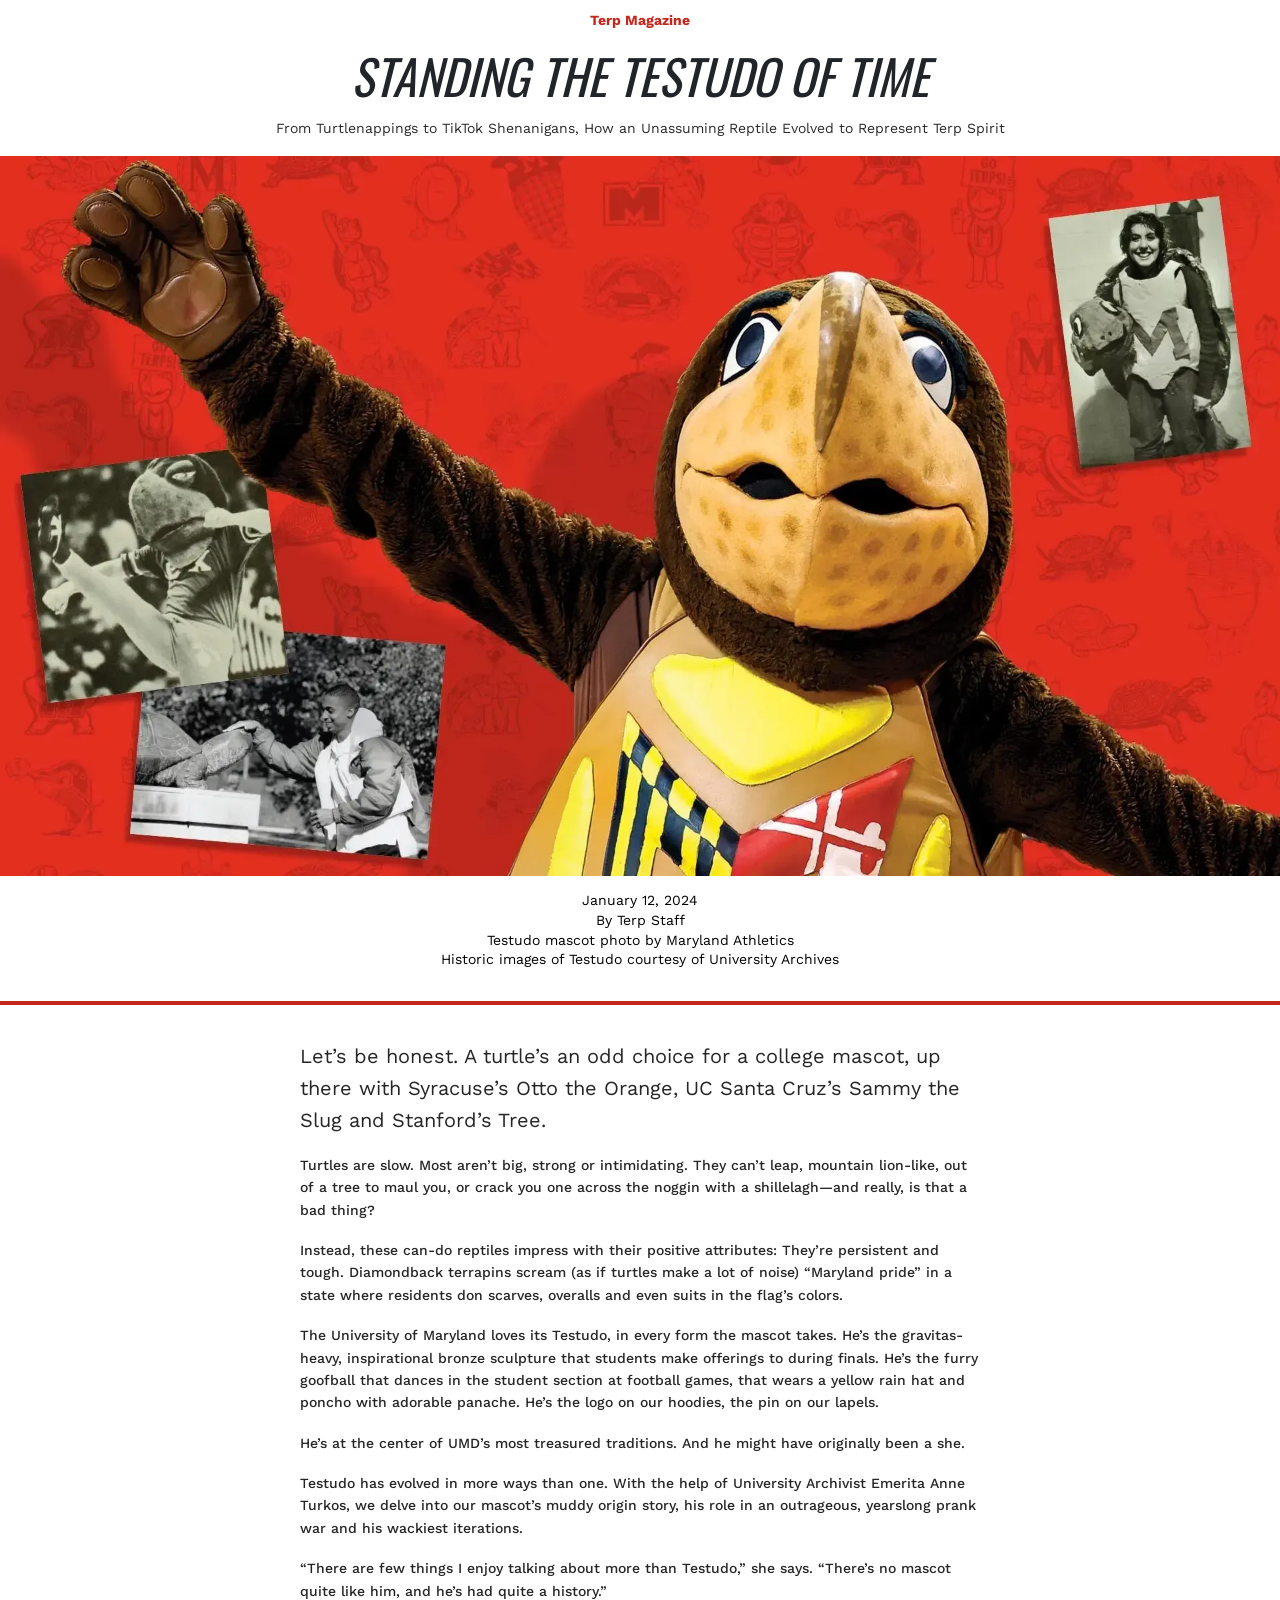
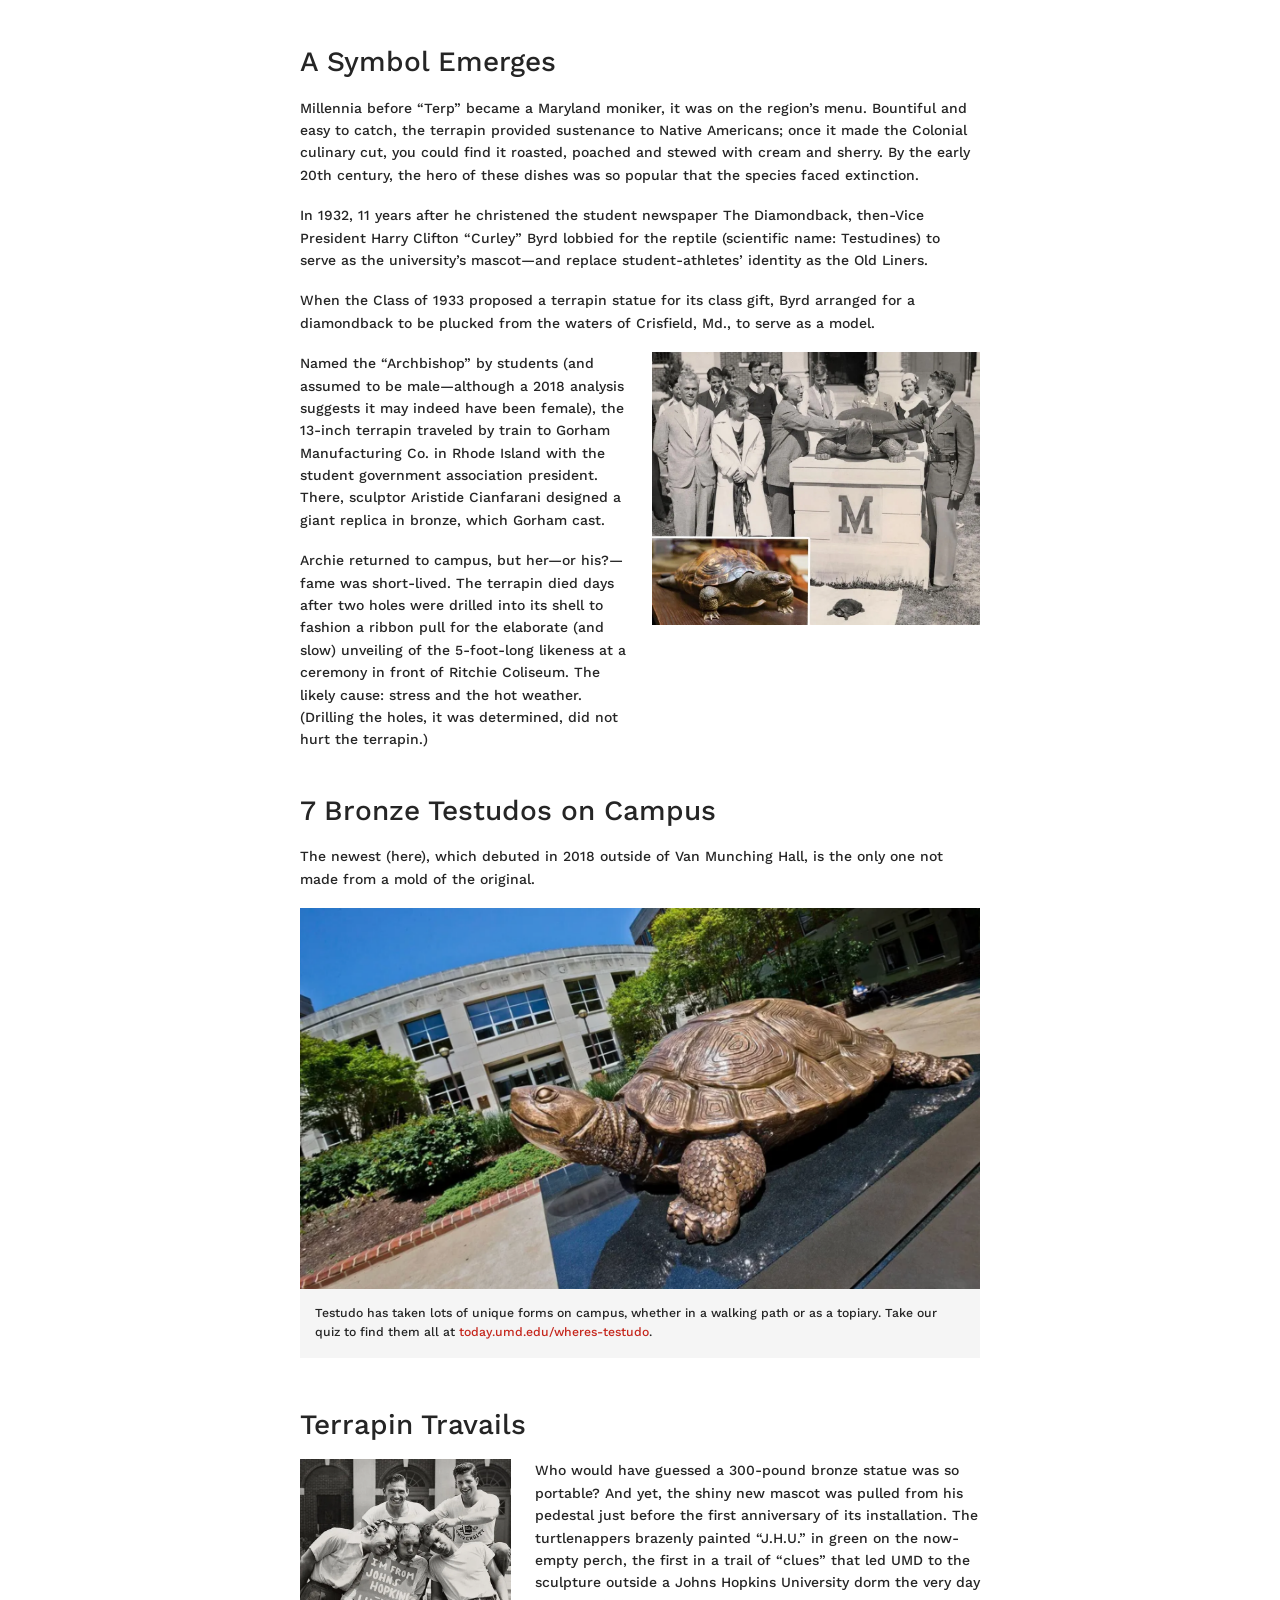
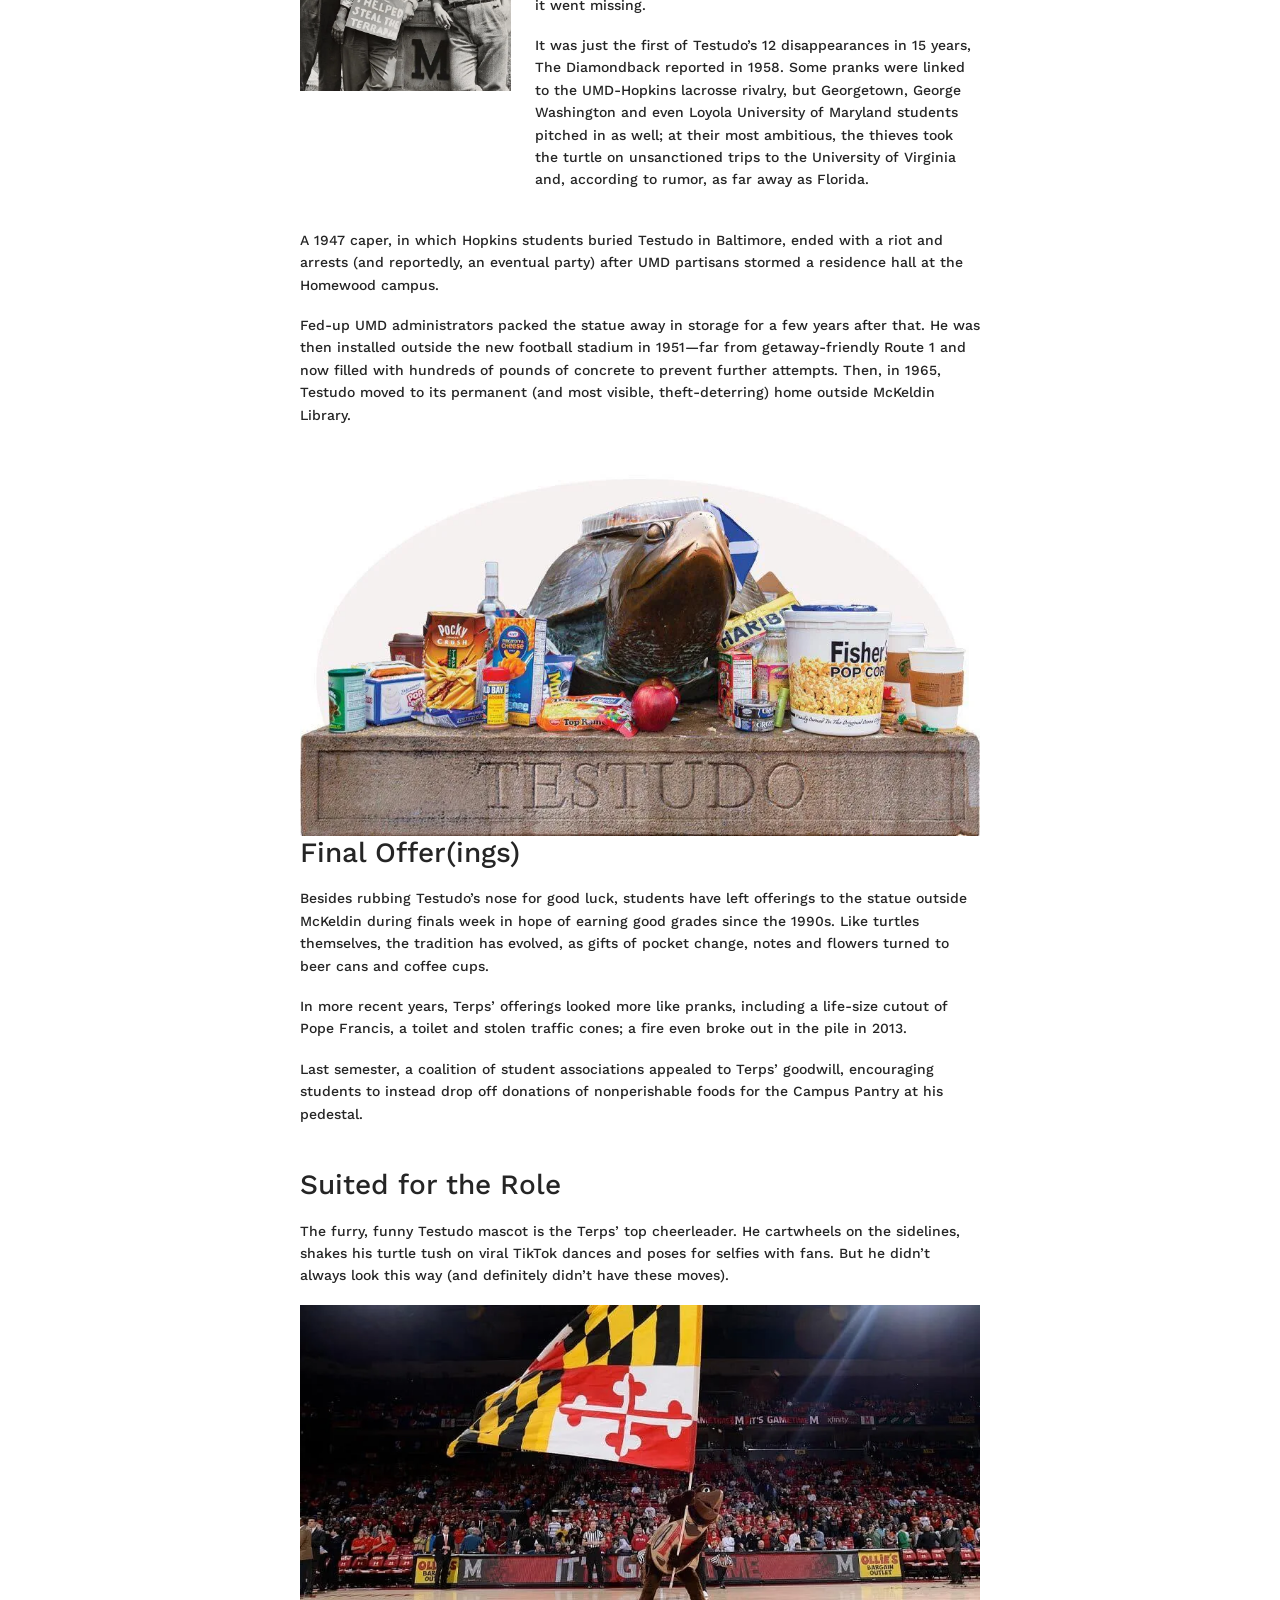
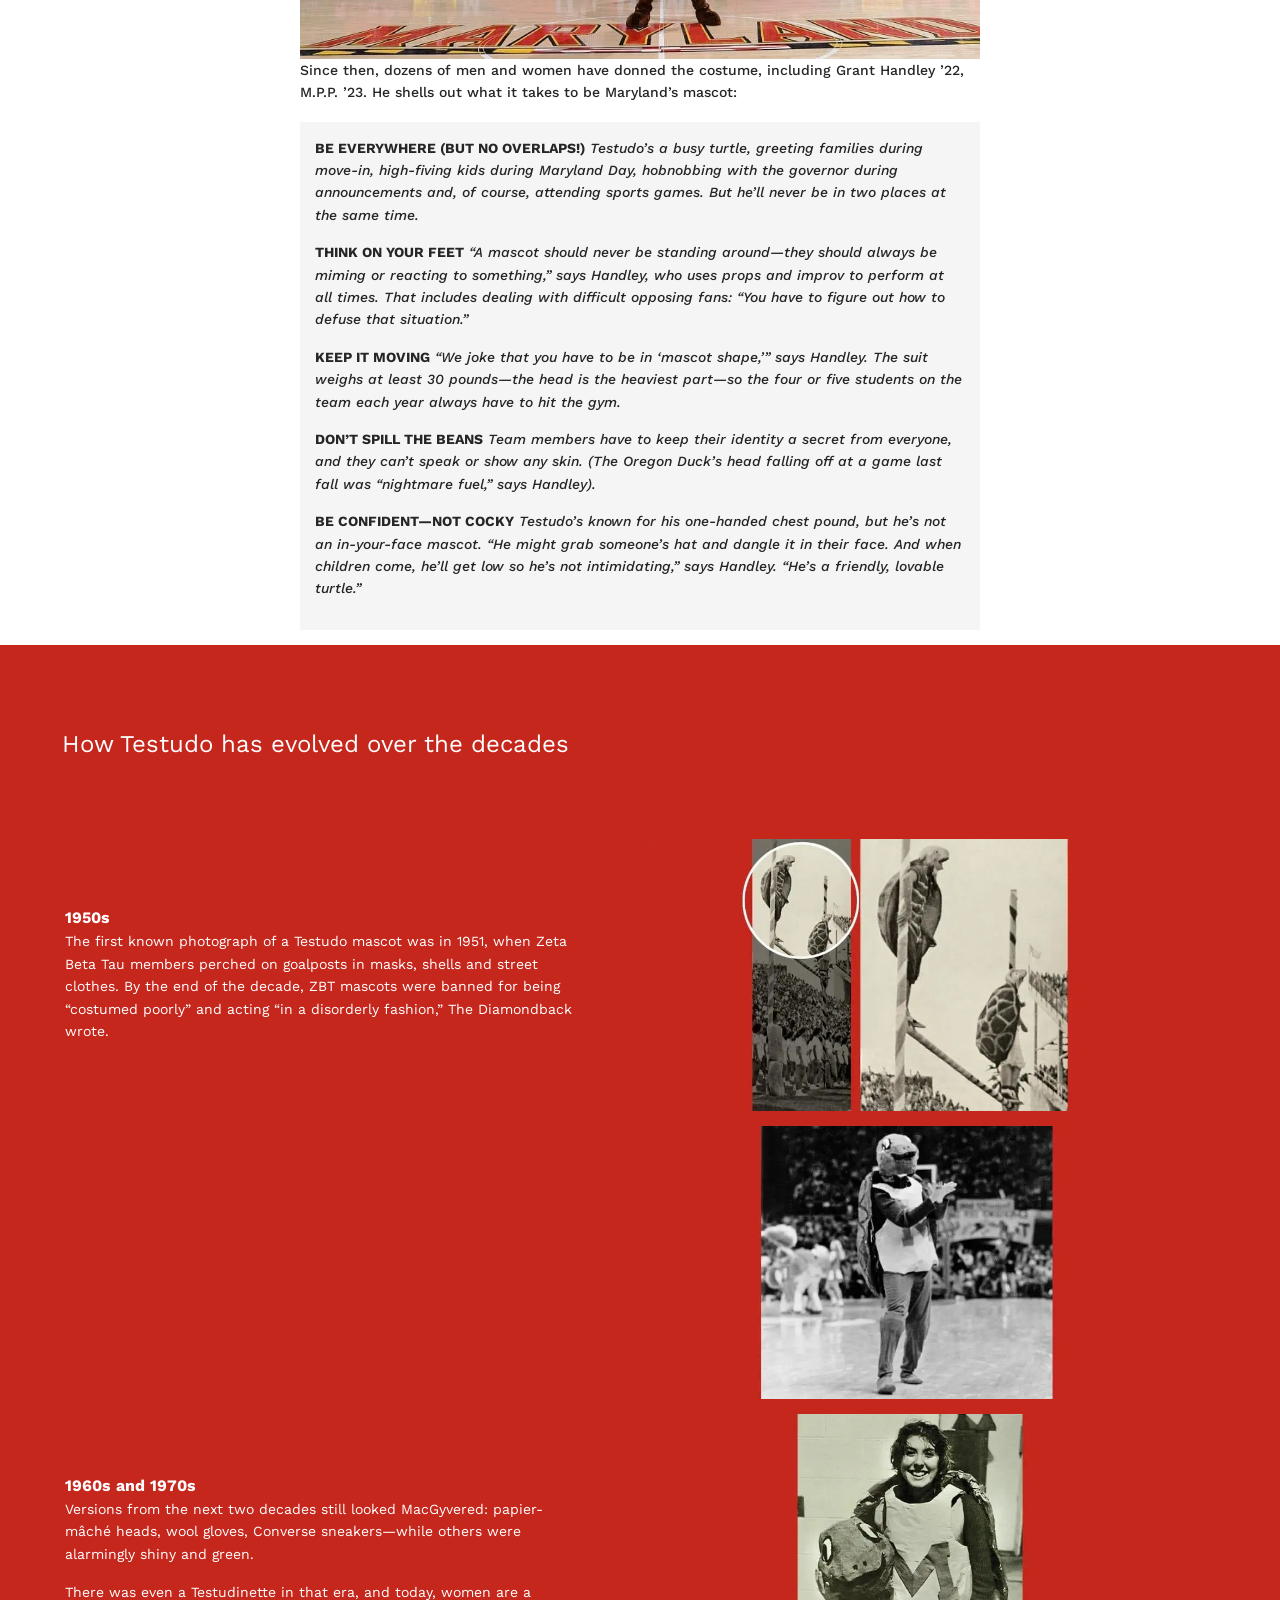
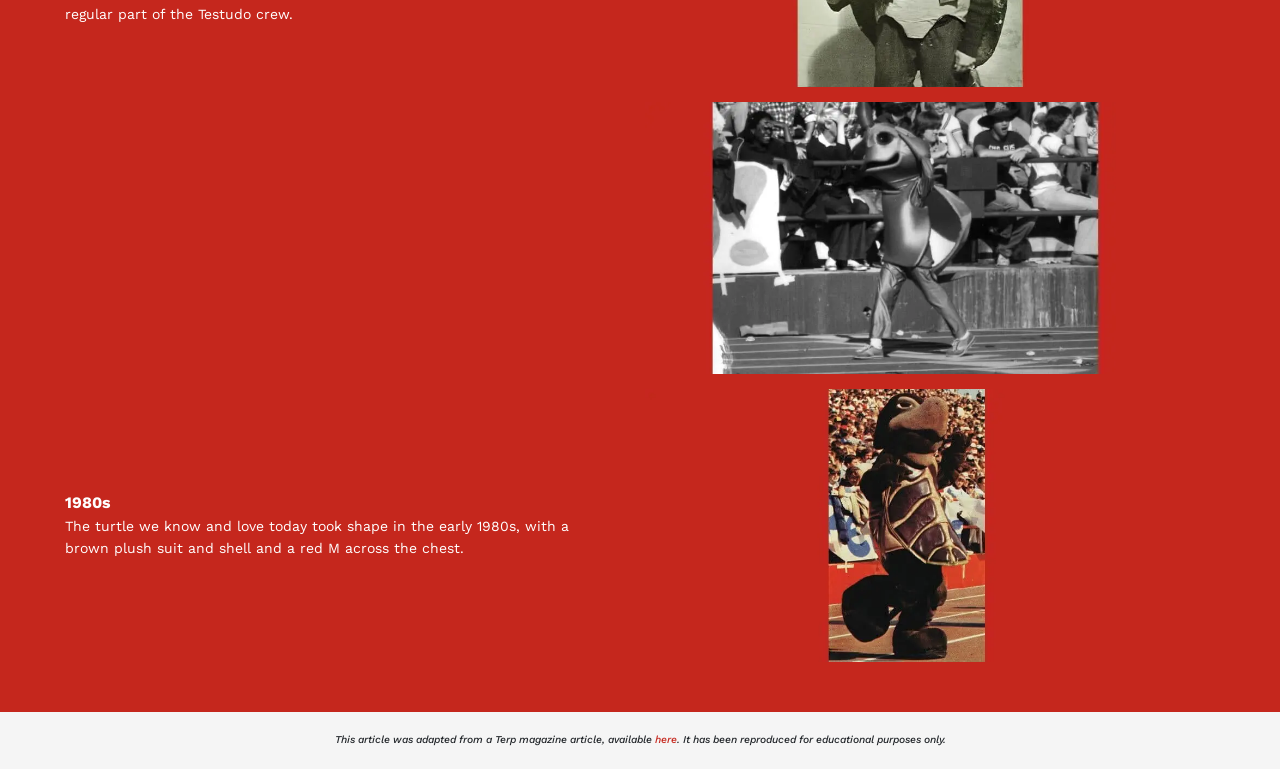
<file: projects/midterm-terps/index.html>
<!DOCTYPE html>
<html lang="en">

<head>
    <meta charset="UTF-8">
    <meta name="viewport" content="width=device-width, initial-scale=1.0">
    <title>Standing the Testudo of Time</title>
    <meta name="description" content="The History of Testudo at the University of Maryland">
    <link href="https://cdn.jsdelivr.net/npm/bootstrap@5.3.8/dist/css/bootstrap.min.css" rel="stylesheet"
        integrity="sha384-sRIl4kxILFvY47J16cr9ZwB07vP4J8+LH7qKQnuqkuIAvNWLzeN8tE5YBujZqJLB" crossorigin="anonymous">
    <!--Fonts-->
    <link rel="stylesheet" href="https://cdn.jsdelivr.net/npm/bootstrap-icons@1.13.2/font/bootstrap-icons.min.css">
    <link rel="preconnect" href="https://fonts.googleapis.com">
    <link rel="preconnect" href="https://fonts.gstatic.com" crossorigin>
    <link
        href="https://fonts.googleapis.com/css2?family=Oswald:wght@200..700&family=Work+Sans:ital,wght@0,100..900;1,100..900&display=swap"
        rel="stylesheet">
    <script src="https://cdn.jsdelivr.net/npm/@popperjs/core@2.11.8/dist/umd/popper.min.js"
        integrity="sha384-I7E8VVD/ismYTF4hNIPjVp/Zjvgyol6VFvRkX/vR+Vc4jQkC+hVqc2pM8ODewa9r"
        crossorigin="anonymous"></script>
    <script src="https://cdn.jsdelivr.net/npm/bootstrap@5.3.8/dist/js/bootstrap.min.js"
        integrity="sha384-G/EV+4j2dNv+tEPo3++6LCgdCROaejBqfUeNjuKAiuXbjrxilcCdDz6ZAVfHWe1Y"
        crossorigin="anonymous"></script>
    <link rel="stylesheet" href="css/style.css">
</head>

<body>
    <header class="container-fluid px-0">
        <div class="overline">
            <p>Terp Magazine</p>
        </div>
        <h1>Standing the Testudo of Time</h1>
        <h2>From Turtlenappings to TikTok Shenanigans, How an Unassuming Reptile Evolved to Represent Terp Spirit
        </h2>
        <img src="img/testudo-hero.webp"
            alt="The Testudo mascot spreads his arms wide against a red background, surrounded by vintage photos of earlier Testudo costumes"
            class="img-fluid hero-image">
        <div class="img-caption">
            <p>January 12, 2024<br>
                By Terp Staff<br>
                Testudo mascot photo by Maryland Athletics<br>
                Historic images of Testudo courtesy of University Archives</p>
        </div>
    </header>
    <main>

        <div class="container article-container">
            <section class="intro-section">
                <p class="lead"> Let’s be honest. A turtle’s an odd choice for a college mascot, up there with
                    Syracuse’s Otto the Orange, UC
                    Santa
                    Cruz’s Sammy the Slug and Stanford’s Tree.</p>

                <p>Turtles are slow. Most aren’t big, strong or intimidating. They can’t leap, mountain lion-like, out
                    of a tree
                    to maul
                    you, or crack you one across the noggin with a shillelagh—and really, is that a bad thing?</p>

                <p>Instead, these can-do reptiles impress with their positive attributes: They’re persistent and tough.
                    Diamondback
                    terrapins scream (as if turtles make a lot of noise) “Maryland pride” in a state where residents don
                    scarves,
                    overalls and even suits in the flag’s colors.</p>

                <p>The University of Maryland loves its Testudo, in every form the mascot takes. He’s the
                    gravitas-heavy,
                    inspirational
                    bronze sculpture that students make offerings to during finals. He’s the furry goofball that dances
                    in the
                    student
                    section at football games, that wears a yellow rain hat and poncho with adorable panache. He’s the
                    logo on
                    our
                    hoodies, the pin on our lapels.</p>

                <p>He’s at the center of UMD’s most treasured traditions. And he might have originally been a she.</p>

                <p>Testudo has evolved in more ways than one. With the help of University Archivist Emerita Anne Turkos,
                    we
                    delve into
                    our mascot’s muddy origin story, his role in an outrageous, yearslong prank war and his wackiest
                    iterations.
                </p>

                <p>“There are few things I enjoy talking about more than Testudo,” she says. “There’s no mascot quite
                    like him,
                    and he’s
                    had quite a history.”</p>
            </section>

            <section class="story-section">
                <h3>A Symbol Emerges</h3>

                <p>Millennia before “Terp” became a Maryland moniker, it was on the region’s menu. Bountiful and easy to
                    catch, the
                    terrapin provided sustenance to Native Americans; once it made the Colonial culinary cut, you could
                    find
                    it roasted,
                    poached and stewed with cream and sherry. By the early 20th century, the hero of these dishes was so
                    popular that
                    the species faced extinction.</p>

                <p>In 1932, 11 years after he christened the student newspaper The Diamondback, then-Vice President
                    Harry
                    Clifton
                    “Curley” Byrd lobbied for the reptile (scientific name: Testudines) to serve as the university’s
                    mascot—and replace
                    student-athletes’ identity as the Old Liners.</p>

                <p>When the Class of 1933 proposed a terrapin statue for its class gift, Byrd arranged for a diamondback
                    to
                    be plucked
                    from the waters of Crisfield, Md., to serve as a model.</p>
            </section>

            <div class="row align-items-start archbishop-section">
                <div class="col-6">
                    <p>Named the “Archbishop” by students (and assumed to be male—although a 2018 analysis suggests it
                        may
                        indeed have been
                        female), the 13-inch terrapin traveled by train to Gorham Manufacturing Co. in Rhode Island with
                        the
                        student
                        government association president. There, sculptor Aristide Cianfarani designed a giant replica
                        in
                        bronze, which
                        Gorham cast.</p>

                    <p>Archie returned to campus, but her—or his?—fame was short-lived. The terrapin died days after two
                        holes
                        were drilled
                        into its shell to fashion a ribbon pull for the elaborate (and slow) unveiling of the
                        5-foot-long
                        likeness at a
                        ceremony in front of Ritchie Coliseum. The likely cause: stress and the hot weather. (Drilling
                        the
                        holes, it was
                        determined, did not hurt the terrapin.)</p>
                </div>

                <div class="col-6">
                    <img src="img/02-taxidermy.webp"
                        alt="Black-and-white photo of two men shaking hands above the new bronze terrapin statue as a crowd watches, with an inset of the preserved diamondback terrapin that served as its model"
                        class="img-fluid">
                </div>
            </div>

            <section class="story-section">
                <h3>7 Bronze Testudos on Campus</h3>

                <p>The newest (here), which debuted in 2018 outside of Van Munching Hall, is the only one not made from
                    a mold of the
                    original.</p>

                <img src="img/04-bronze.png"
                    alt="Bronze Testudo statue on a dark stone pedestal outside Van Munching Hall" class="img-fluid">

                <div class="img-caption-box">
                    <p>Testudo has taken lots of unique forms on campus, whether in a walking path or as a topiary. Take
                        our
                        quiz to find
                        them all at <a href="https://today.umd.edu/wheres-testudo"
                            class="red-link">today.umd.edu/wheres-testudo</a>.</p>
                </div>

                <section class="story-section">

                    <h3>Terrapin Travails</h3>

                    <div class="row align-items-start">

                        <div class="col-4">
                            <img src="img/03-hopkins.webp"
                                alt="Five students pose with a sign that reads “I’m from Johns Hopkins, I helped steal the terrapin”"
                                class="img-fluid">
                        </div>

                        <div class="col-8">
                            <p>Who would have guessed a 300-pound bronze statue was so portable? And yet, the shiny new
                                mascot was
                                pulled from his
                                pedestal just before the first anniversary of its installation. The turtlenappers
                                brazenly painted
                                “J.H.U.” in green
                                on the now-empty perch, the first in a trail of “clues” that led UMD to the sculpture
                                outside a
                                Johns Hopkins
                                University dorm the very day it went missing.</p>

                            <p>It was just the first of Testudo’s 12 disappearances in 15 years, The Diamondback
                                reported in 1958.
                                Some pranks were
                                linked to the UMD-Hopkins lacrosse rivalry, but Georgetown, George Washington and even
                                Loyola
                                University of Maryland
                                students pitched in as well; at their most ambitious, the thieves took the turtle on
                                unsanctioned
                                trips to the
                                University of Virginia and, according to rumor, as far away as Florida.</p>
                        </div>
                    </div>

                    <p>A 1947 caper, in which Hopkins students buried Testudo in Baltimore, ended with a riot and
                        arrests
                        (and reportedly,
                        an eventual party) after UMD partisans stormed a residence hall at the Homewood campus.</p>

                    <p>Fed-up UMD administrators packed the statue away in storage for a few years after that. He was
                        then
                        installed outside
                        the new football stadium in 1951—far from getaway-friendly Route 1 and now filled with hundreds
                        of
                        pounds of
                        concrete to prevent further attempts. Then, in 1965, Testudo moved to its permanent (and most
                        visible,
                        theft-deterring) home outside McKeldin Library.</p>
                </section>

                <section class="story-section">
                    <img src="img/05-offerings.webp"
                        alt="The Testudo statue outside McKeldin Library piled with finals-week offerings, including snacks, a popcorn tin, drinks and coffee cups"
                        class="img-fluid">

                    <h3>Final Offer(ings)</h3>

                    <p>Besides rubbing Testudo’s nose for good luck, students have left offerings to the statue outside
                        McKeldin during
                        finals week in hope of earning good grades since the 1990s. Like turtles themselves, the
                        tradition has evolved, as
                        gifts of pocket change, notes and flowers turned to beer cans and coffee cups.</p>

                    <p>In more recent years, Terps’ offerings looked more like pranks, including a life-size cutout of
                        Pope Francis, a
                        toilet and stolen traffic cones; a fire even broke out in the pile in 2013.</p>

                    <p>Last semester, a coalition of student associations appealed to Terps’ goodwill, encouraging
                        students to instead drop
                        off donations of nonperishable foods for the Campus Pantry at his pedestal.</p>

                </section>

                <section class="story-section">
                    <h3>Suited for the Role</h3>

                    <p>The furry, funny Testudo mascot is the Terps’ top cheerleader. He cartwheels on the sidelines,
                        shakes his turtle tush
                        on viral TikTok dances and poses for selfies with fans. But he didn’t always look this way (and
                        definitely didn’t
                        have these moves).</p>

                    <img src="img/08-mascot.webp"
                        alt="Testudo waves a giant Maryland flag at center court during a basketball game"
                        class="img-fluid">

                    <p>Since then, dozens of men and women have donned the costume, including Grant Handley ’22, M.P.P.
                        ’23. He shells out
                        what it takes to be Maryland’s mascot:</p>

                    <div class="testudo-tips">

                        <p><strong>BE EVERYWHERE (BUT NO OVERLAPS!)</strong> <em>Testudo’s a busy turtle, greeting
                                families
                                during move-in,
                                high-fiving kids during
                                Maryland Day, hobnobbing with the governor during announcements and, of course,
                                attending
                                sports games. But
                                he’ll
                                never be in two places at the same time.</em></p>

                        <p><strong>THINK ON YOUR FEET</strong> <em>“A mascot should never be standing around—they should
                                always be miming or
                                reacting to something,”
                                says Handley, who uses props and improv to perform at all times. That includes dealing
                                with
                                difficult opposing
                                fans:
                                “You have to figure out how to defuse that situation.”</em></p>

                        <p><strong>KEEP IT MOVING</strong> <em>“We joke that you have to be in ‘mascot shape,’” says
                                Handley. The suit weighs at
                                least 30 pounds—the
                                head is the heaviest part—so the four or five students on the team each year always have
                                to
                                hit the gym.</em>
                        </p>

                        <p><strong>DON’T SPILL THE BEANS</strong> <em>Team members have to keep their identity a secret
                                from
                                everyone, and they
                                can’t speak or show
                                any skin. (The Oregon Duck’s head falling off at a game last fall was “nightmare fuel,”
                                says
                                Handley).</em></p>

                        <p><strong>BE CONFIDENT—NOT COCKY</strong> <em>Testudo’s known for his one-handed chest pound,
                                but
                                he’s not an
                                in-your-face mascot. “He might
                                grab someone’s hat and dangle it in their face. And when children come, he’ll get low so
                                he’s not intimidating,”
                                says Handley. “He’s a friendly, lovable turtle.”</em></p>
                </section>
        </div>

        <section class="overall-timeline">
            <div class="container-fluid">
                <h3>How Testudo has evolved over the decades</h3>

                <div class="row align-items-center justify-content-center">
                    <div class="col-5">

                        <strong>1950s</strong>

                        <p>The first known photograph of a Testudo mascot was in 1951, when Zeta Beta Tau
                            members
                            perched on goalposts in masks,
                            shells and street clothes. By the end of the decade, ZBT mascots were banned for
                            being
                            “costumed poorly” and acting
                            “in a disorderly fashion,” The Diamondback wrote.</p>
                    </div>

                    <div class="col-6">

                        <img src="img/mascot-50s.webp"
                            alt="1951 photos of Zeta Beta Tau members in turtle masks and shells perched on football goalposts"
                            class="img-fluid">
                    </div>
                </div>

                <div class="row align-items-center justify-content-center">
                    <div class="col-5">
                        <strong>1960s and 1970s</strong>

                        <p>Versions from the next two decades still looked MacGyvered: papier-mâché heads, wool
                            gloves,
                            Converse sneakers—while
                            others were alarmingly shiny and green.</p>

                        <p>There was even a Testudinette in that era, and today, women are a regular part of the
                            Testudo
                            crew.</p>
                    </div>

                    <div class="col-6 overall-timeline-images">

                        <img src="img/mascot-60s.webp"
                            alt="Black-and-white photo of a 1960s Testudo mascot with a papier-mâché head walking across a basketball court"
                            class="img-fluid">

                        <img src="img/mascot-60sf.webp"
                            alt="A smiling woman wearing a homemade turtle costume with a large M on the front"
                            class="img-fluid">

                        <img src="img/mascot-70s.webp"
                            alt="Black-and-white photo of a shiny 1970s turtle mascot costume walking along the sideline"
                            class="img-fluid">
                    </div>
                </div>

                <div class="row align-items-center justify-content-center">
                    <div class="col-5">
                        <strong>1980s</strong>

                        <p>The turtle we know and love today took shape in the early 1980s, with a brown plush
                            suit
                            and
                            shell and a red M across
                            the chest.</p>
                    </div>

                    <div class="col-6">
                        <img src="img/mascot-80s.webp"
                            alt="The 1980s Testudo in a brown plush suit and shell, dancing on the track at a football game"
                            class="img-fluid">
                    </div>
                </div>
            </div>

        </section>
    </main>
    <footer class="footer">
        <div class="container">
            <p>This article was adapted from a Terp magazine article, available <a
                    href="https://terp.umd.edu/testudooftime">here</a>. It has been reproduced for educational purposes
                only.</p>
        </div>
    </footer>
</body>

</html>
</file>
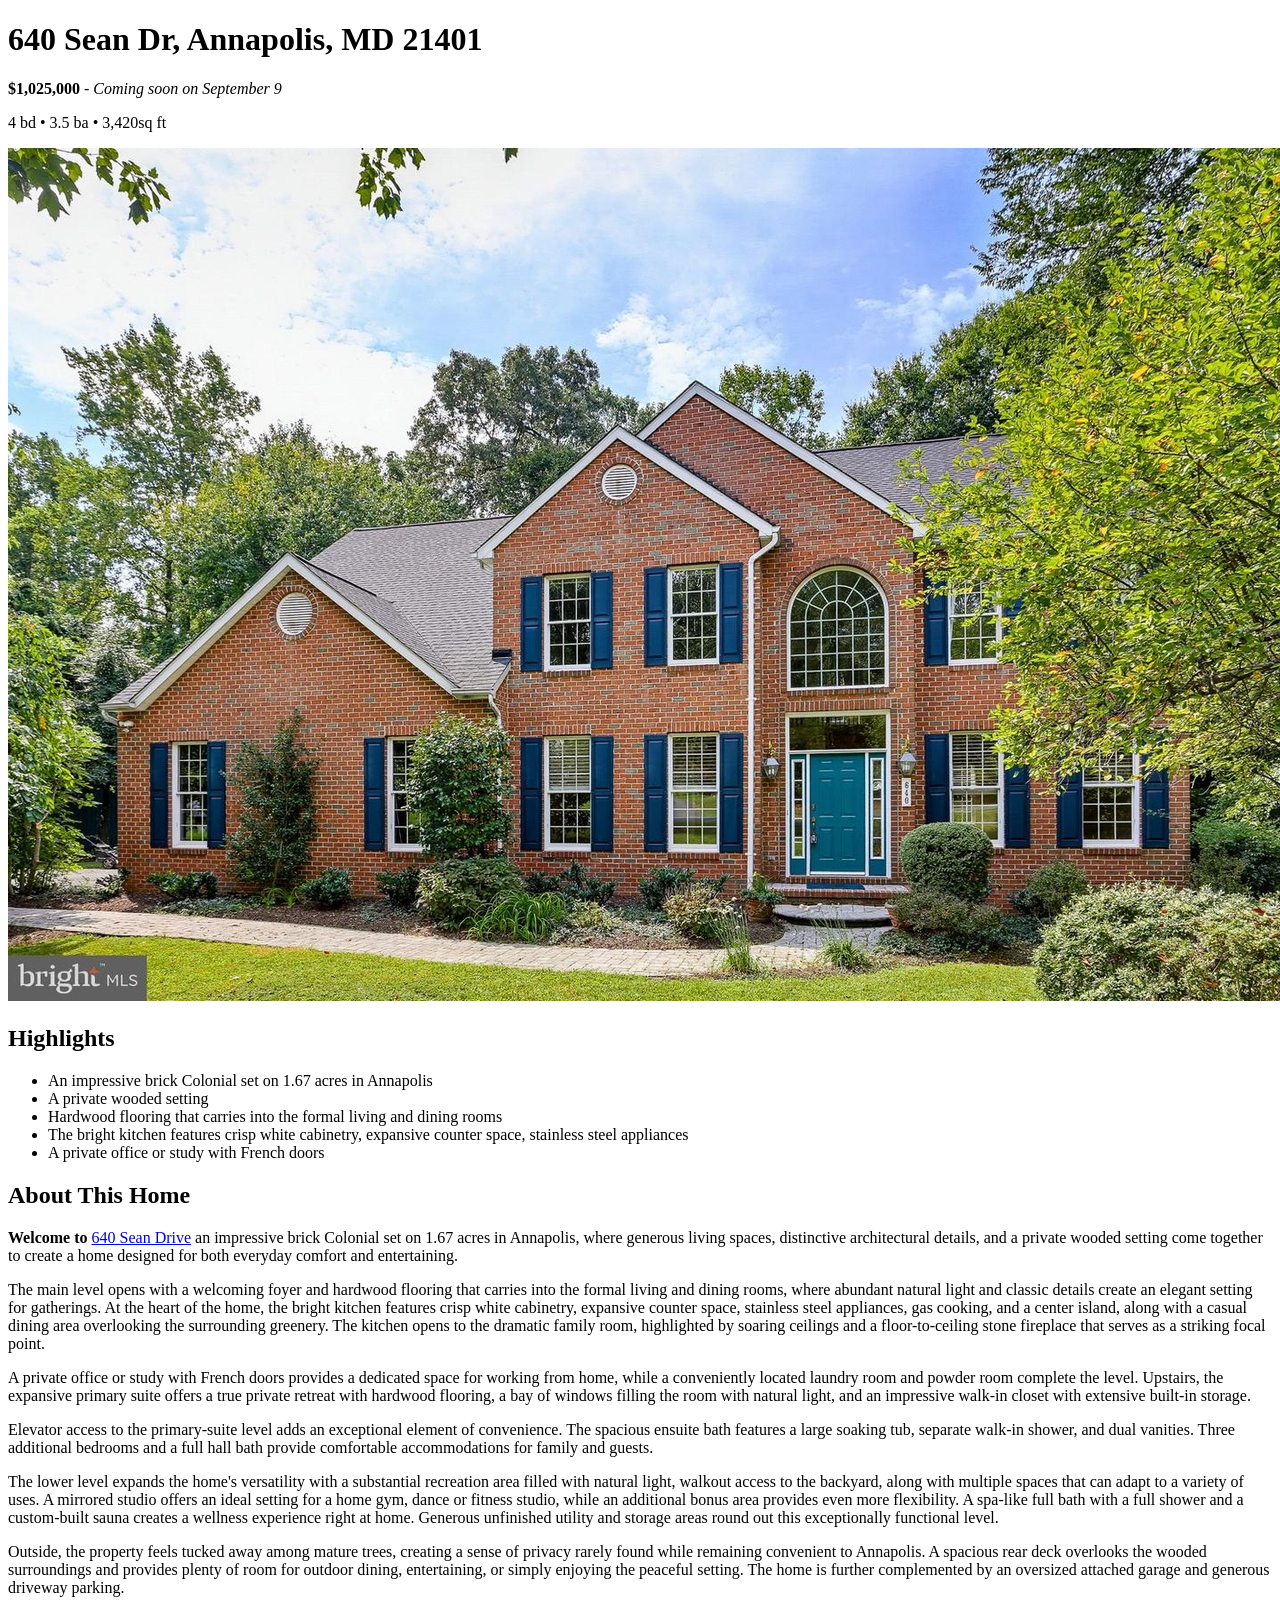
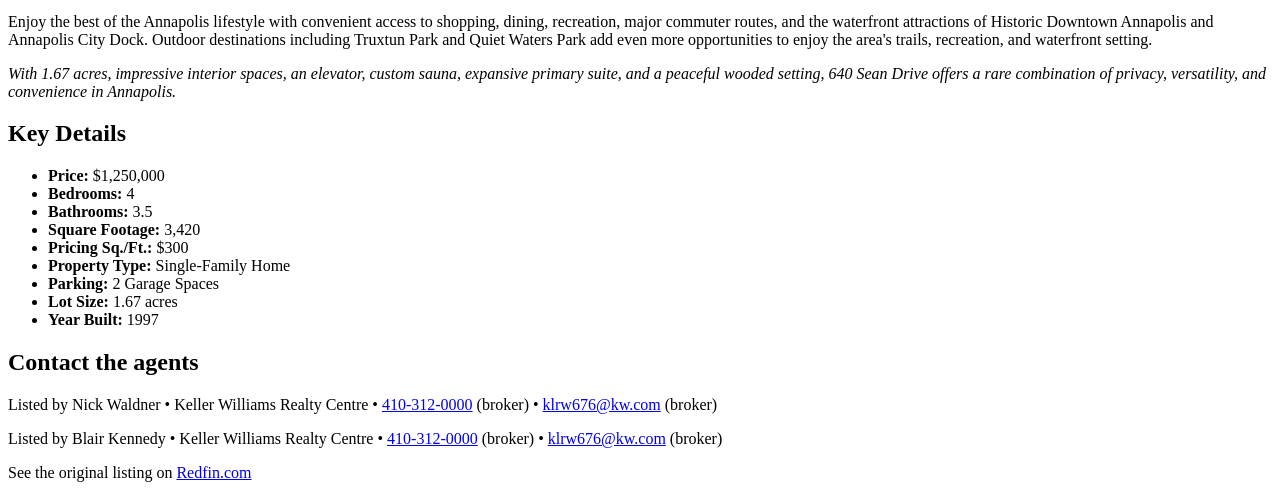
<file: projects/real-estate/index.html>
<!DOCTYPE html>
<html lang="en">

<head>
    <meta charset="UTF-8">
    <meta name="viewport" content="width=device-width, initial-scale=1.0">
    <title>640 Sean Dr, Annapolis, MD 21401</title>
    <meta name="description"
        content="With 1.67 acres, impressive interior spaces, an elevator, custom sauna, expansive primary suite, and a peaceful wooded setting, 640 Sean Drive offers a rare combination of privacy, versatility, and convenience in Annapolis.">
</head>

<body>
    <header>
        <h1>640 Sean Dr, Annapolis, MD 21401</h1>
        <p><strong>$1,025,000</strong> - <em>Coming soon on September 9</em></p>
        <p>4 bd • 3.5 ba • 3,420sq ft</p>
        <img src="img/annapolis-listing.jpg"
            alt="Street view of brick home, with full green trees in the front of the property, green bushes in the front lawn, and a clear blue sky above.">
    </header>
    <main>
        <section>
            <h2>Highlights</h2>
            <ul>
                <li>An impressive brick Colonial set on 1.67 acres in Annapolis</li>
                <li>A private wooded setting</li>
                <li>Hardwood flooring that carries into the formal living and dining rooms</li>
                <li>The bright kitchen features crisp white cabinetry, expansive counter space, stainless steel
                    appliances </li>
                <li>A private office or study with French doors</li>
            </ul>
        </section>
        <section>
            <h2>About This Home</h2>
            <p><strong>Welcome to </strong><a href="https://maps.app.goo.gl/rMu8LUR8Xm9QEisX9" target="_blank"> 640 Sean
                    Drive</a> an
                impressive brick Colonial set on 1.67 acres in Annapolis,
                where generous living
                spaces, distinctive architectural details, and a private wooded setting come together to create a home
                designed for both everyday comfort and entertaining.</p>

            <p>The main level opens with a welcoming foyer and hardwood flooring that carries into the formal living and
                dining rooms, where abundant natural light and classic details create an elegant setting for gatherings.
                At
                the heart of the home, the bright kitchen features crisp white cabinetry, expansive counter space,
                stainless
                steel appliances, gas cooking, and a center island, along with a casual dining area overlooking the
                surrounding greenery. The kitchen opens to the dramatic family room, highlighted by soaring ceilings and
                a
                floor-to-ceiling stone fireplace that serves as a striking focal point.</p>

            <p>A private office or study with French doors provides a dedicated space for working from home, while a
                conveniently located laundry room and powder room complete the level. Upstairs, the expansive primary
                suite
                offers a true private retreat with hardwood flooring, a bay of windows filling the room with natural
                light,
                and an impressive walk-in closet with extensive built-in storage.</p>

            <p>Elevator access to the primary-suite level adds an exceptional element of convenience. The spacious
                ensuite
                bath features a large soaking tub, separate walk-in shower, and dual vanities. Three additional bedrooms
                and
                a full hall bath provide comfortable accommodations for family and guests.</p>

            <p>The lower level expands the home's versatility with a substantial recreation area filled with natural
                light,
                walkout access to the backyard, along with multiple spaces that can adapt to a variety of uses. A
                mirrored
                studio offers an ideal setting for a home gym, dance or fitness studio, while an additional bonus area
                provides even more flexibility. A spa-like full bath with a full shower and a custom-built sauna creates
                a
                wellness experience right at home. Generous unfinished utility and storage areas round out this
                exceptionally functional level.</p>

            <p>Outside, the property feels tucked away among mature trees, creating a sense of privacy rarely found
                while
                remaining convenient to Annapolis. A spacious rear deck overlooks the wooded surroundings and provides
                plenty of room for outdoor dining, entertaining, or simply enjoying the peaceful setting. The home is
                further complemented by an oversized attached garage and generous driveway parking.</p>

            <p>Enjoy the best of the Annapolis lifestyle with convenient access to shopping, dining, recreation, major
                commuter routes, and the waterfront attractions of Historic Downtown Annapolis and Annapolis City Dock.
                Outdoor destinations including Truxtun Park and Quiet Waters Park add even more opportunities to enjoy
                the
                area's trails, recreation, and waterfront setting.</p>

            <p><em>With 1.67 acres, impressive interior spaces, an elevator, custom sauna, expansive primary suite, and
                    a
                    peaceful wooded setting, 640 Sean Drive offers a rare combination of privacy, versatility, and
                    convenience
                    in Annapolis.</em></p>
        </section>
        <section>
            <h2>Key Details</h2>
            <ul>
                <li><b>Price:</b> $1,250,000</li>
                <li><b>Bedrooms:</b> 4</li>
                <li><b>Bathrooms:</b> 3.5</li>
                <li><b>Square Footage:</b> 3,420</li>
                <li><b>Pricing Sq./Ft.:</b> $300</li>
                <li><b>Property Type:</b> Single-Family Home</li>
                <li><b>Parking:</b> 2 Garage Spaces</li>
                <li><b>Lot Size:</b> 1.67 acres</li>
                <li><b>Year Built:</b> 1997</li>
            </ul>
        </section>
    </main>
    <footer>
        <h2>Contact the agents</h2>
        <p>Listed by Nick Waldner • Keller Williams Realty Centre • <a href="tel:410-312-0000">410-312-0000</a> (broker)
            • <a href="mailto:klrw676@kw.com">klrw676@kw.com</a> (broker)
        </p>
        <p>Listed by Blair Kennedy • Keller Williams Realty Centre • <a href="tel:410-312-0000">410-312-0000</a>
            (broker) • <a href="mailto:klrw676@kw.com">klrw676@kw.com</a> (broker)
        </p>
        <p>See the original listing on <a href="https://www.redfin.com/MD/Annapolis/640-Sean-Drive-21401">Redfin.com</a>
        </p>
    </footer>
</body>

</html>
</file>
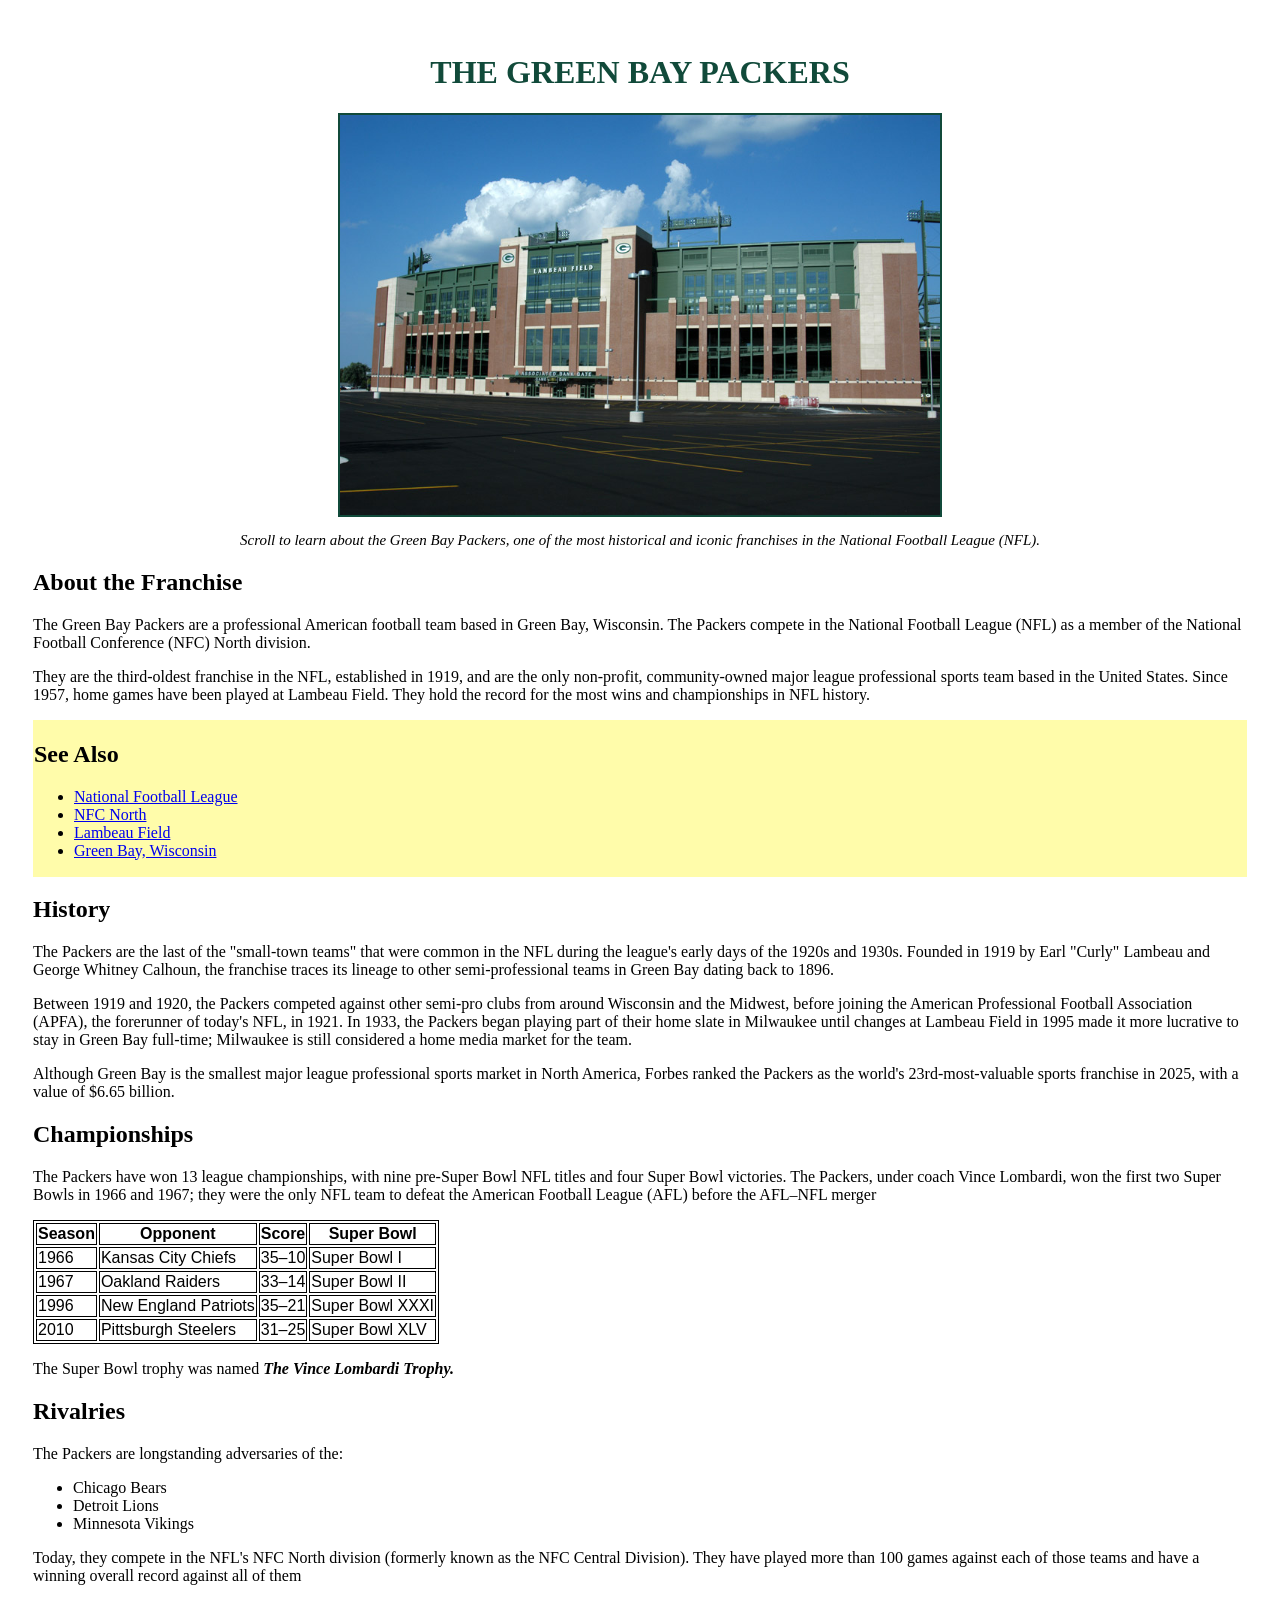
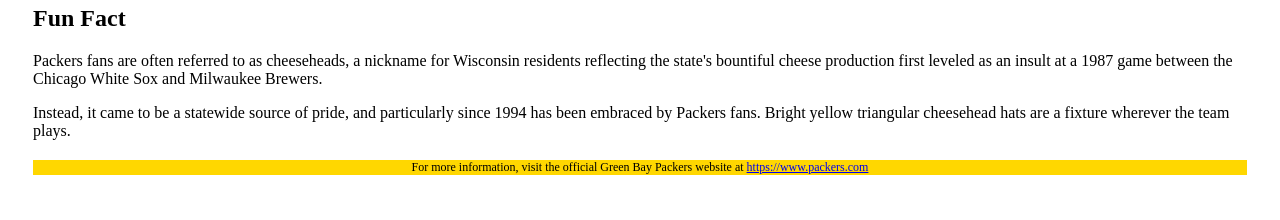
<file: projects/wikipedia/index.html>
<!DOCTYPE html>
<html lang="en">

<head>
    <meta charset="UTF-8">
    <meta name="viewport" content="width=device-width, initial-scale=1.0">
    <title>The Green Bay Packers</title>
    <meta name="description"
        content="Information about the Green Bay Packers, a professional American football team based in Green Bay, Wisconsin.">
    <link rel="stylesheet" href="css/style.css">
</head>

<body>
    <header>
        <h1 id="main-title">The Green Bay Packers</h1>
        <img src="img/lambeau-field.jpg"
            alt="Front facing view of Lambeau field, the Green Bay Packers home stadium, with a clear blue sky above and the stadium's name in large white letters on the front of the building."
            height="400" width="600" title="Lambeau Field, home of the Green Bay Packers">
    </header>
    <p class="intro"><em>Scroll to learn about the Green Bay Packers, one of the most historical and iconic franchises
            in the National Football League (NFL).</em></p>
    <section>
        <h2>About the Franchise</h2>

        <p>The Green Bay Packers are a professional American football team based in Green Bay, Wisconsin. The Packers
            compete in the National Football League (NFL) as a member of the National Football Conference (NFC) North
            division.</p>

        <p>They are the third-oldest franchise in the NFL, established in 1919, and are the only
            non-profit, community-owned major league professional sports team based in the United States. Since 1957,
            home games have been played at Lambeau Field. They hold the record for the most wins and championships in
            NFL
            history.</p>
    </section>
    <div class="see-also">
        <h2>See Also</h2>
        <ul>
            <li><a href="https://www.nfl.com">National Football League</a></li>
            <li><a href="https://www.nfl.com/standings/">NFC North</a></li>
            <li><a href="https://www.lambeaufield.com">Lambeau Field</a></li>
            <li><a href="https://www.greenbay.org">Green Bay, Wisconsin</a></li>
        </ul>
    </div>
    <section>
        <h2>History</h2>
        <p>The Packers are the last of the "small-town teams" that were common in the NFL during the league's early days
            of the 1920s and 1930s. Founded in 1919 by Earl "Curly" Lambeau and George Whitney Calhoun, the franchise
            traces its lineage to other semi-professional teams in Green Bay dating back to 1896.</p>
        <p>Between 1919 and 1920, the Packers competed against other semi-pro clubs from around Wisconsin and the
            Midwest, before joining the American Professional Football Association (APFA), the forerunner of today's
            NFL, in 1921. In 1933, the Packers began playing part of their home slate in Milwaukee until changes at
            Lambeau Field in 1995 made it more lucrative to stay in Green Bay full-time; Milwaukee is still considered a
            home media market for the team.</p>
        <p>Although Green Bay is the smallest major league professional sports market in North America, Forbes
            ranked the Packers as the world's 23rd-most-valuable sports franchise in 2025, with a value of $6.65
            billion.</p>
    </section>
    <section>
        <h2>Championships</h2>
        <p>The Packers have won 13 league championships, with nine pre-Super Bowl NFL titles and four Super Bowl
            victories. The Packers, under coach Vince Lombardi, won the first two Super Bowls in 1966 and 1967; they
            were the only NFL team to defeat the American Football League (AFL) before the AFL–NFL merger</p>
        <table>
            <tr>
                <th>Season</th>
                <th>Opponent</th>
                <th>Score</th>
                <th>Super Bowl</th>
            </tr>
            <tr>
                <td>1966</td>
                <td>Kansas City Chiefs</td>
                <td>35–10</td>
                <td>Super Bowl I</td>
            </tr>
            <tr>
                <td>1967</td>
                <td>Oakland Raiders</td>
                <td>33–14</td>
                <td>Super Bowl II</td>
            </tr>
            <tr>
                <td>1996</td>
                <td>New England Patriots</td>
                <td>35–21</td>
                <td>Super Bowl XXXI</td>
            </tr>
            <tr>
                <td>2010</td>
                <td>Pittsburgh Steelers</td>
                <td>31–25</td>
                <td>Super Bowl XLV</td>
            </tr>
        </table>
        <p>The Super Bowl trophy was named <strong><em>The Vince Lombardi Trophy.
                </em></strong></p>
    </section>
    <section>
        <h2>Rivalries</h2>
        <p>The Packers are longstanding adversaries of the:</p>
        <ul>
            <li>Chicago Bears</li>
            <li>Detroit Lions</li>
            <li>Minnesota Vikings</li>
        </ul>
        <p>Today, they compete in the NFL's NFC North division (formerly known as the NFC Central Division). They have
            played more than 100 games against each of those teams and have a winning overall record against all of them
        </p>
    </section>
    <section>
        <h2>Fun Fact</h2>
        <p>Packers fans are often referred to as cheeseheads, a nickname for Wisconsin residents reflecting the
            state's bountiful cheese production first leveled as an insult at a 1987 game between the Chicago White Sox
            and Milwaukee Brewers.</p>
        <p> Instead, it came to be a statewide source of pride, and particularly since 1994 has been embraced by Packers
            fans. Bright yellow triangular cheesehead hats are a fixture wherever the team plays.</p>
    </section>
    <footer>
        <p>For more information, visit the official Green Bay Packers website at <a
                href="https://www.packers.com/">https://www.packers.com</a></p>
    </footer>
</body>

</html>
</file>
<file: site/css/style.css>
body {
    font-family: "Montserrat", sans-serif;
    font-size: 16px;
}

h1 {
    font-family: "Instrument Serif", serif;
    font-weight: 500;
}

.portfolio-name {
    font-family: "Instrument Serif", serif;
    font-weight: 500;
    font-size: 1.75em;
    letter-spacing: 1px;
}

header {
    border-bottom: 1px solid #5F7B94;
    padding: 15px 20px;
}

.header-container {
    display: flex;
    justify-content: space-between;
    align-items: center;
}

.nav-links a {
    margin-left: 15px;
    color: black;
    text-decoration: none;
    letter-spacing: 1px;
    font-size: 18px;
    font-family: "Montserrat", sans-serif;
}

.intro-section {
    text-align: center;
    padding: 180px 0;
    border-bottom: 1px solid #5F7B94;
    letter-spacing: 3px;
    background-color: lightblue;
}

.intro-section h1 {
    margin-bottom: 10px;
    font-size: 4.7em;
}

.intro-section p {
    padding-top: 20px;
}

.about-section {
    padding: 20px 0 160px 0;
    border-bottom: 1px solid #5F7B94;
}

h2 {
    text-align: center;
    margin: 30px 0;
    font-size: 3em;
    font-family: "Instrument Serif", serif;
}

.about-row {
    align-items: center;
    margin-top: 90px;
    width: 100%;
    margin-bottom: 0;
}

.about-section p {
    line-height: 2.6;
}

.profile-photo {
    width: 380px;
    height: 380px;
    object-fit: cover;
    border-radius: 50%;
    border: 1px solid #5F7B94;
}

.profile-col {
    text-align: center;
}

.profile-col p {
    margin-top: 10px;
    font-family: "Instrument Serif", serif;
    letter-spacing: 3px;
    font-size: 1.8em;
}

footer p {
    font-family: "Instrument Serif", serif;
    font-size: 16px;
    font-weight: bold;
    text-transform: uppercase;
    color: black;
}

footer {
    background-color: #5F7B94;
    text-align: center;
    padding: 1em 0;
}

footer .links {
    display: flex;
    flex-direction: row;
    justify-content: center;
    gap: 25px;
}

footer .links a {
    color: black;
    text-decoration: none;
}

h3 {
    font-size: 1.25em;
    text-align: center;
    font-family: "Instrument Serif", serif;
}

.resume-section {
    border-bottom: 1px solid #5F7B94;
    letter-spacing: 1px;
}

.resume-section p {
    line-height: 1.4;
}

.about-heading .resume-section {
    text-align: center;
    margin: 0 0 35px;
    font-size: 48px;
    font-family: "Instrument Serif", serif;
}

.resume-intro p {
    margin-top: -20px;
    margin-bottom: 10px;
    font-size: .75em;
    letter-spacing: 1px;
    text-align: center;
}

.resume-details p,
.resume-jobs strong {
    font-size: .875em;
}

.resume-category {
    margin-bottom: 22px;
}

.resume-category h3 {
    font-size: 1.375em;
    font-weight: bold;
    text-transform: uppercase;
    text-align: left;
    border-bottom: 2px solid #5F7B94;
    padding-bottom: 4px;
    margin-bottom: 12px;
}

.resume-jobs {
    margin-bottom: 14px;
}

.resume-jobs h4 {
    font-family: "Instrument Serif", serif;
    font-size: 1em;
    font-weight: bold;
    text-transform: uppercase;
    margin: 0 0 3px;
}

.resume-jobs p {
    font-size: 13px;
    line-height: 1.4;
    margin: 2px 0;
}


.education-left {
    display: flex;
    justify-content: space-between;
    align-items: flex-start;
    gap: 20px;
    width: 100%;
}

.education-left p {
    font-size: .8125em;
    margin: 2px 0;
}

.education-right {
    text-align: right;
}

.clips-section {
    padding: 20px 28px 40px;
    border-bottom: 1px solid #5F7B94
}

.clip-card {
    display: block;
    color: black;
    text-decoration: none;
    margin-top: 80px;
}

.clip-card img {
    width: 100%;
    aspect-ratio: 3 / 2;
    object-fit: cover;
    display: block;
}

.clip-card h2 {
    font-family: "Instrument Serif", serif;
    font-size: 26px;
    font-weight: bold;
    margin-top: 10px;
    text-align: center;
}

.clip-card:hover h2 {
    text-decoration: underline;
    font-family: "Instrument Serif", serif;
}

.photo-text {
    font-family: "Montserrat", sans-serif;
    font-size: 13px;
    line-height: 1.5;
    text-align: center;
    margin-top: 10px;
}


.publications-section {
    padding: 20px 28px 40px;
    border-bottom: 1px solid #5F7B94
}

.publication-card {
    display: block;
    color: black;
    text-decoration: none;
    margin-top: 80px;
}

.publication-card img {
    width: 100%;
    aspect-ratio: 3 / 2;
    object-fit: cover;
    display: block;
}

.publication-card h2 {
    font-family: "Instrument Serif", serif;
    font-size: 26px;
    font-weight: bold;
    margin-top: 10px;
    text-align: center;
}

.publication-card:hover h2 {
    text-decoration: underline;
    font-family: "Instrument Serif", serif;
}
</file>
<file: projects/business-page/css/style.css>
body {
    font-family: 'Instrument Serif', serif;
    background-color: #25291C;
    color: #F5F1ED;
}

header {
    text-align: center;
    padding: 20px 0;
}

header p {
    margin-bottom: 40px;
}

h3 {
    margin-bottom: 40px;
}

main .container {
    padding-top: 50px;
    padding-bottom: 50px;
}

.coffee {
    border-bottom: 1px solid #DAD2BC;
    margin-bottom: 50px;
}

section {
    border-bottom: 1px solid #DAD2BC;

}

.hours {
    background-color: #DAD2BC;
    color: #25291C;
    text-align: center;
}

a {
    background-color: #DAD2BC;
    color: #25291C;
    padding: 10px 20px;
    text-decoration: none;
}

footer {
    text-align: center;
    padding: 20px 0;
    margin-top: 50px;
}
</file>
<file: projects/midterm-terps/css/style.css>
header {
    text-align: center;
    border-bottom: 4px solid #C5271D;
}

.overline {
    font-family: "Work Sans", sans-serif;
    color: #C5271D;
    font-size: .875em;
    font-weight: 700;
    margin: 10px 0 12px 0;
}

h1 {
    font-family: "Oswald", sans-serif;
    color: #212529;
    font-size: 3em;
    font-weight: 400;
    font-style: italic;
    text-transform: uppercase;
    margin: 15px 0 15px 0;
}

header h2 {
    font-family: "Work Sans", sans-serif;
    color: #2b2a2a;
    font-size: .875em;
    font-weight: 400;
    margin: 10px 0 20px 0;
}

.img-caption {
    font-family: "Work Sans", sans-serif;
    color: black;
    text-align: center;
    font-size: .875em;
    font-weight: 400;
    line-height: 1.4;
    padding: 15px 0 15px 0;
}

.hero-image {
    width: 100%;
    height: auto;
}

main {
    font-family: "Work Sans", sans-serif;
    color: #252525;
}

.article-container {
    width: 55%;
    max-width: none;
    padding: 0 12px 0 12px;
}

.intro-section {
    padding: 35px 0 0 0;
}

.intro-section .lead {
    font-family: "Work Sans", sans-serif;
    font-size: 1.25em;
    font-weight: 400;
    line-height: 1.6;
    margin-bottom: 18px;
}

.intro-section p {
    font-family: "Work Sans", sans-serif;
    font-size: .875em;
    font-weight: 500;
    line-height: 1.6;
    margin-bottom: 18px;
}

@media (max-width: 767px) {
    .article-container {
        width: 95%;
    }
}

.story-section {
    padding: 25px 0 0 0;
}

.story-section h3 {
    font-family: "Work Sans", sans-serif;
    font-size: 1.75em;
    font-weight: 500;
    margin-bottom: 18px;
}

.story-section p {
    font-family: "Work Sans", sans-serif;
    font-size: .875em;
    font-weight: 500;
    line-height: 1.6;
    margin-bottom: 18px;
}

.archbishop-section p {
    font-family: "Work Sans", sans-serif;
    font-size: .875em;
    font-weight: 500;
    line-height: 1.6;
    margin-bottom: 18px;
}

.img-caption-box {
    font-size: .875em;
    background-color: #f5f5f5;
    padding: 15px;
    margin-bottom: 25px;
}

.img-caption-box p {
    font-size: .875em;
    margin-bottom: 0;
}

.red-link {
    color: #C5271D;
    text-decoration: none;
}

.red-link:hover {
    text-decoration: underline;
}

.story-section .row {
    margin-bottom: 20px;
}

.testudo-tips {
    background-color: #f5f5f5;
    padding: 15px;
    margin-bottom: 15px;
}

.testudo-tips p {
    font-size: .875em;
    line-height: 1.6;
    margin-bottom: 15px;
}

.overall-timeline {
    background-color: #C5271D;
    color: white;
    padding: 35px 0;
}

.overall-timeline h3 {
    font-family: "Work Sans", sans-serif;
    font-size: 1.5em;
    font-weight: 400;
    margin-bottom: 30px;
    padding: 50px;
}

.overall-timeline p {
    font-family: "Work Sans", sans-serif;
    font-size: .875em;
    line-height: 1.6;
}

.overall-timeline img {
    max-width: 85%;
    height: auto;
    display: block;
    margin: 0 auto 15px auto;
}

.overall-timeline-images img {
    margin-bottom: 15px;
}

@media (max-width: 767px) {
    .overall-timeline .col-5 {
        width: 100%;
    }

    .overall-timeline .col-6 {
        width: 100%;
    }

    .overall-timeline img {
        max-width: 100%;
    }
}

.footer {
    background-color: #f5f5f5;
    padding: 20px 0;
    text-align: center;
}

.footer p {
    font-family: "Work Sans", sans-serif;
    font-size: .65em;
    font-weight: 500;
    line-height: 1.6;
    margin-bottom: 0;
    font-style: italic;
}

.footer a {
    color: #C5271D;
    text-decoration: none;
    font-style: italic;
}
</file>
<file: projects/wikipedia/css/style.css>
body {
    padding: 25px;
    font-family: Georgia, 'Times New Roman', Times, serif;
}

#main-title {
    color: #114a3a;
    text-align: center;
    font-weight: bold;
    text-transform: uppercase;
}

header img {
    border: solid 2px #114a3a;
    display: block;
    margin-left: auto;
    margin-right: auto;
}

.intro {
    font-size: 15px;
    text-align: center;
}

h2 {
    font-family: 'Times New Roman', Times, serif;
}

h2:hover {
    color: #ffd700;
}

p:hover {
    color: #006400;
}

.see-also {
    background-color: #fffcaa;
    padding: 1px;
}

ul li a:hover {
    color: #2ebe2e;
    font-family: 'Lucida Sans', 'Lucida Sans Regular', 'Lucida Grande', 'Lucida Sans Unicode', Geneva, Verdana, sans-serif;
}

table,
th,
td {
    border: 1px solid #000000;
    font-family: Arial, Helvetica, sans-serif;
}

ul li:hover {
    color: #2ebe2e;
}

footer {
    background-color: #ffd700;
    text-align: center;
    font-size: 12px;
    margin-top: 20px;
}

footer a:hover {
    color: #2ebe2e;
}
</file>
